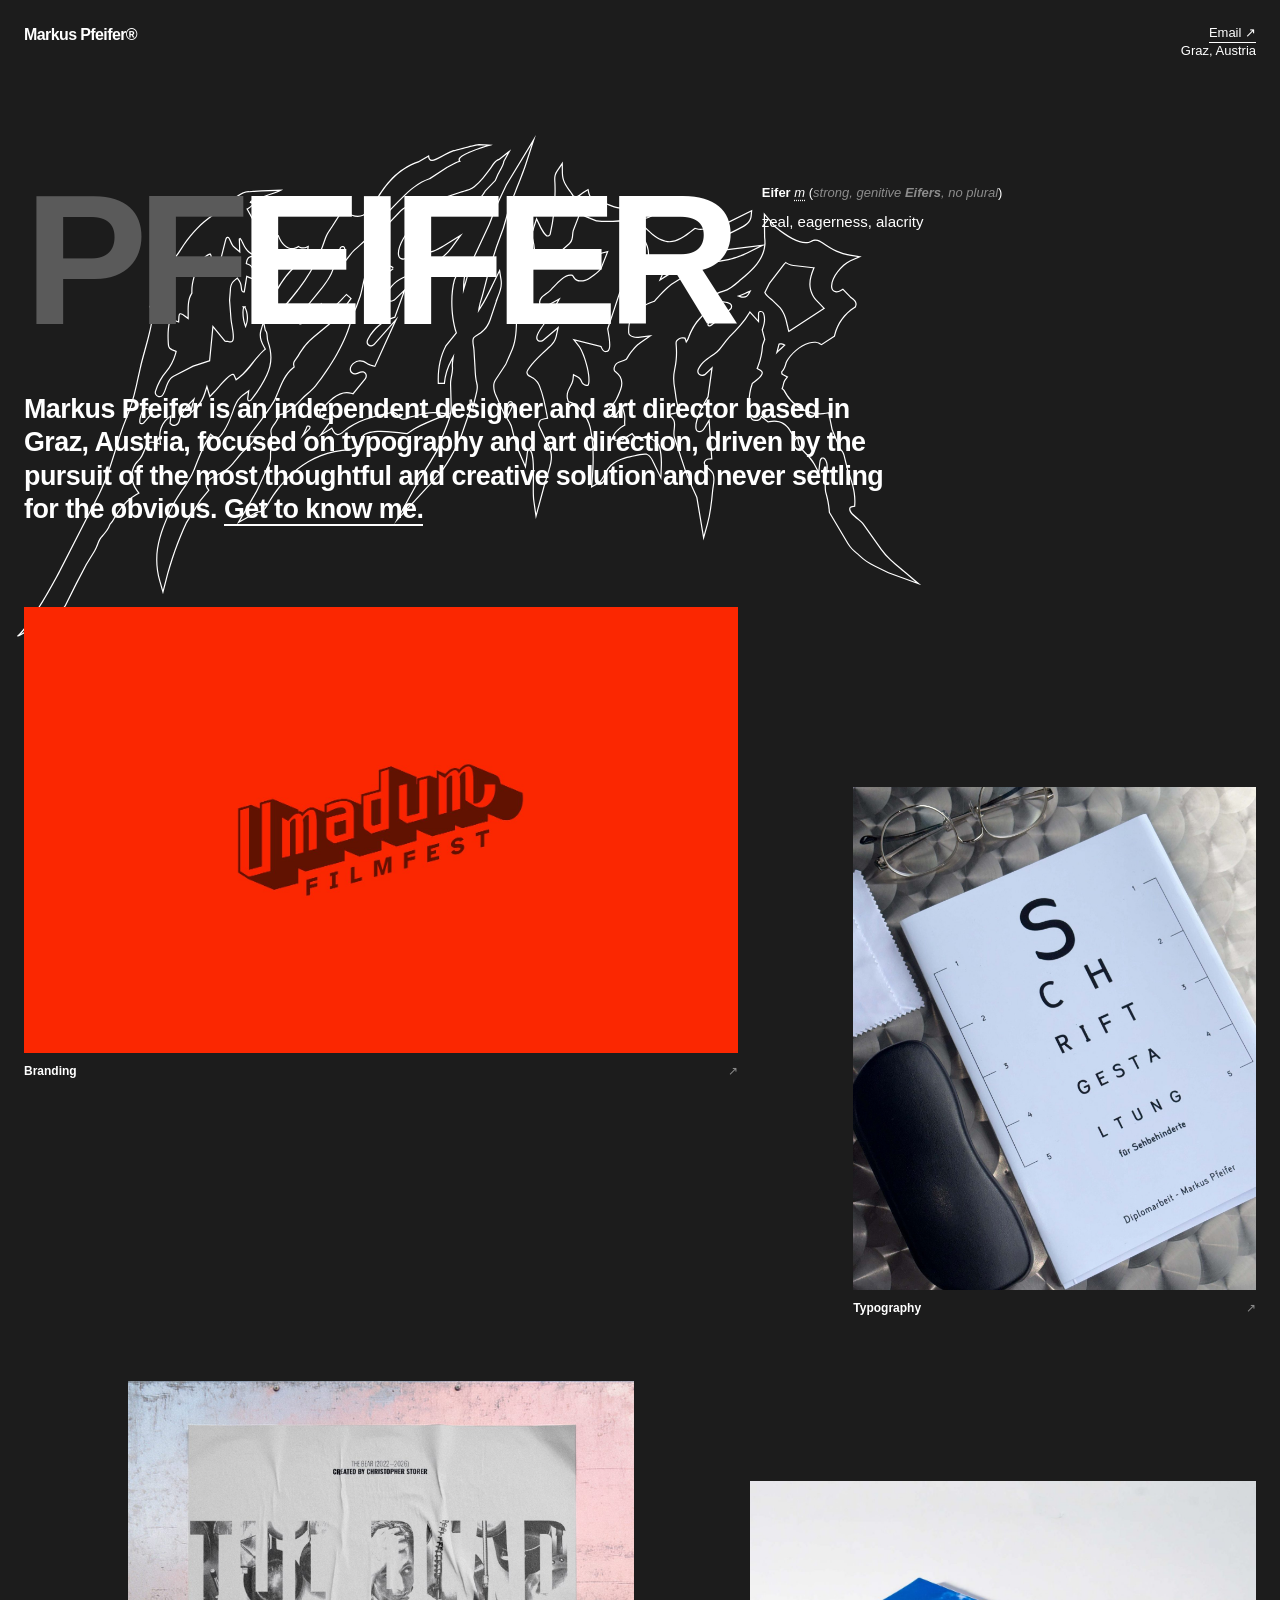
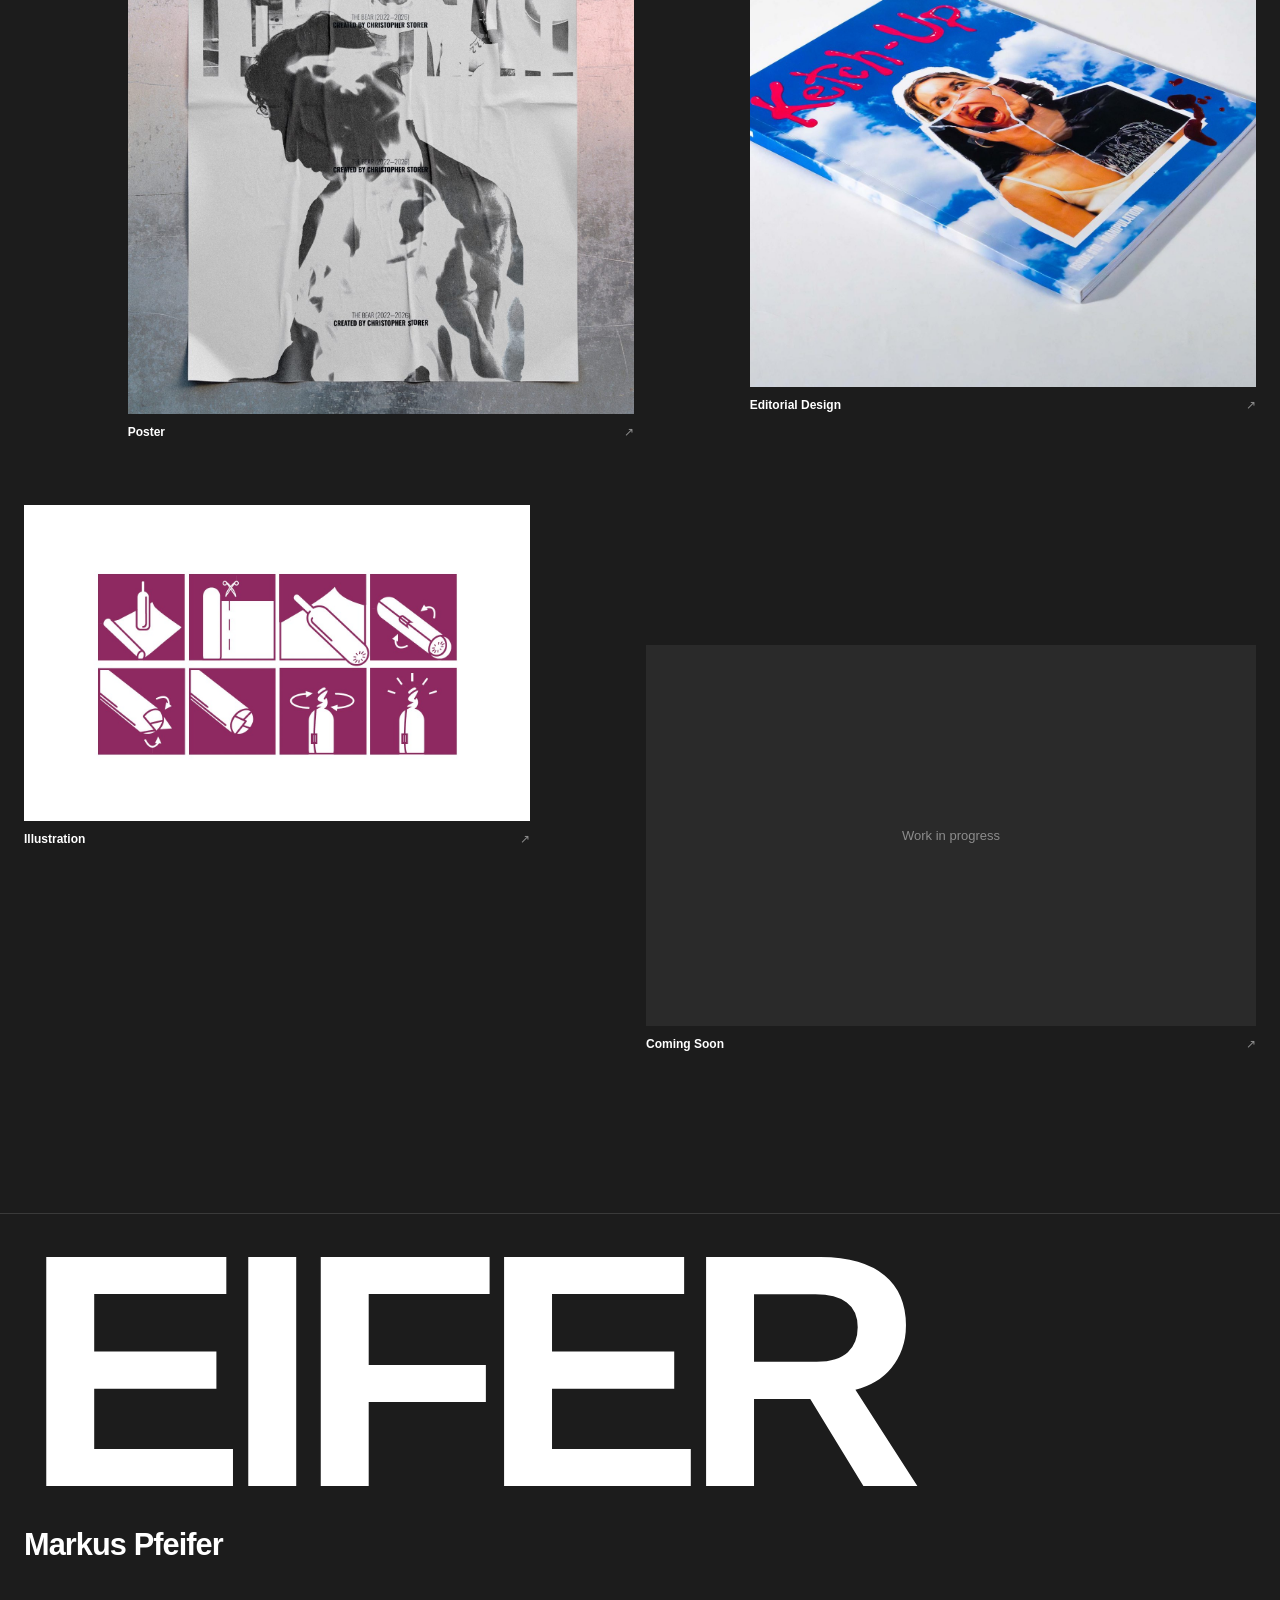
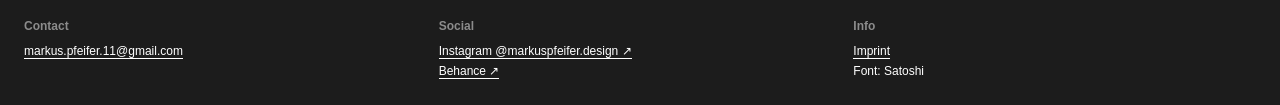
<file: index.html>
<!DOCTYPE html>
<html lang="en">
<head>
  <meta charset="UTF-8">
  <meta name="viewport" content="width=device-width, initial-scale=1.0">
  <title>EIFER — Markus Pfeifer, Designer & Art Director</title>
  <meta name="description" content="Markus Pfeifer is an independent designer and art director based in Graz, Austria, focused on typography and art direction.">
  <link rel="preconnect" href="https://api.fontshare.com">
  <link rel="stylesheet" href="https://api.fontshare.com/v2/css?f[]=satoshi@400,500,700,900&display=swap">
  <link rel="stylesheet" href="style.css">
</head>
<body>

  <header>
    <a href="index.html" class="name">Markus Pfeifer®</a>
    <div class="contact">
      <a href="mailto:markus.pfeifer.11@gmail.com">Email ↗</a><br>
      Graz, Austria
    </div>
  </header>

  <section class="intro">
    <img class="hero-logo" src="metallogo.svg?v=3" alt="" aria-hidden="true">
    <div class="hero">
      <h1><span class="dim">PF</span>EIFER</h1>

      <div class="definition">
        <p>
          <strong>Eifer</strong> <abbr title="masculine"><em>m</em></abbr>
          (<em>strong, genitive <strong>Eifers</strong>, no plural</em>)
        </p>
        <p class="meaning">zeal, eagerness, alacrity</p>
      </div>
    </div>

    <p class="lead">
      Markus Pfeifer is an independent designer and art director based in Graz, Austria,
      focused on typography and art direction, driven by the pursuit of the most thoughtful
      and creative solution and never settling for the obvious.
      <a href="about.html">Get to know me.</a>
    </p>
  </section>

  <main class="portfolio">

    <article class="project landscape">
      <a href="branding.html" aria-label="View Branding">
        <div class="project-image">
          <img src="images/branding/umadum-01.jpg" alt="Branding – Umadum Filmfest" loading="lazy">
          <img class="alt" src="images/branding/umadum-09.jpg" alt="" loading="lazy">
        </div>
        <div class="project-info">
          <span class="project-title">Branding</span>
          <span class="project-arrow">↗</span>
        </div>
      </a>
    </article>

    <article class="project">
      <a href="typography.html" aria-label="View Typography">
        <div class="project-image">
          <img src="images/typography/type-01.jpg" alt="Typography – Typedesign for visually impaired" loading="lazy">
          <img class="alt" src="images/typography/font-01.jpg" alt="" loading="lazy">
        </div>
        <div class="project-info">
          <span class="project-title">Typography</span>
          <span class="project-arrow">↗</span>
        </div>
      </a>
    </article>

    <article class="project">
      <a href="poster.html" aria-label="View Poster">
        <div class="project-image">
          <img src="images/poster/bear.jpg" alt="Poster" loading="lazy">
          <img class="alt" src="images/poster/cyb-1.jpg" alt="" loading="lazy">
        </div>
        <div class="project-info">
          <span class="project-title">Poster</span>
          <span class="project-arrow">↗</span>
        </div>
      </a>
    </article>

    <article class="project square">
      <a href="editorial-design.html" aria-label="View Editorial Design">
        <div class="project-image">
          <img src="images/editorial-design/ketchup-cover.jpg" alt="Editorial Design – Ketch-Up magazine" loading="lazy">
          <img class="alt" src="images/editorial-design/riversurf.jpg" alt="" loading="lazy">
        </div>
        <div class="project-info">
          <span class="project-title">Editorial Design</span>
          <span class="project-arrow">↗</span>
        </div>
      </a>
    </article>

    <article class="project landscape">
      <a href="illustration.html" aria-label="View Illustration">
        <div class="project-image">
          <img src="images/illustration/bottle-steps.jpg" alt="Illustration – How to Wrap a Bottle" loading="lazy">
          <img class="alt" src="images/illustration/bottle-tag.jpg" alt="" loading="lazy">
        </div>
        <div class="project-info">
          <span class="project-title">Illustration</span>
          <span class="project-arrow">↗</span>
        </div>
      </a>
    </article>

    <article class="project landscape">
      <a href="coming-soon.html" aria-label="View Coming Soon">
        <div class="project-image placeholder"><span>Work in progress</span></div>
        <div class="project-info">
          <span class="project-title">Coming Soon</span>
          <span class="project-arrow">↗</span>
        </div>
      </a>
    </article>

  </main>

  <footer>
    <div class="footer-big">EIFER</div>
    <p class="footer-person">Markus Pfeifer</p>

    <div class="footer-cols">
      <div>
        <h3>Contact</h3>
        <a href="mailto:markus.pfeifer.11@gmail.com">markus.pfeifer.11@gmail.com</a>
      </div>
      <div>
        <h3>Social</h3>
        <a href="https://www.instagram.com/markuspfeifer.design" target="_blank" rel="noopener">Instagram @markuspfeifer.design ↗</a><br>
        <a href="https://www.behance.net/markuspfeifer2" target="_blank" rel="noopener">Behance ↗</a>
      </div>
      <div>
        <h3>Info</h3>
        <a href="impressum.html">Imprint</a><br>
        Font: Satoshi
      </div>
    </div>
  </footer>

</body>
</html>
</file>
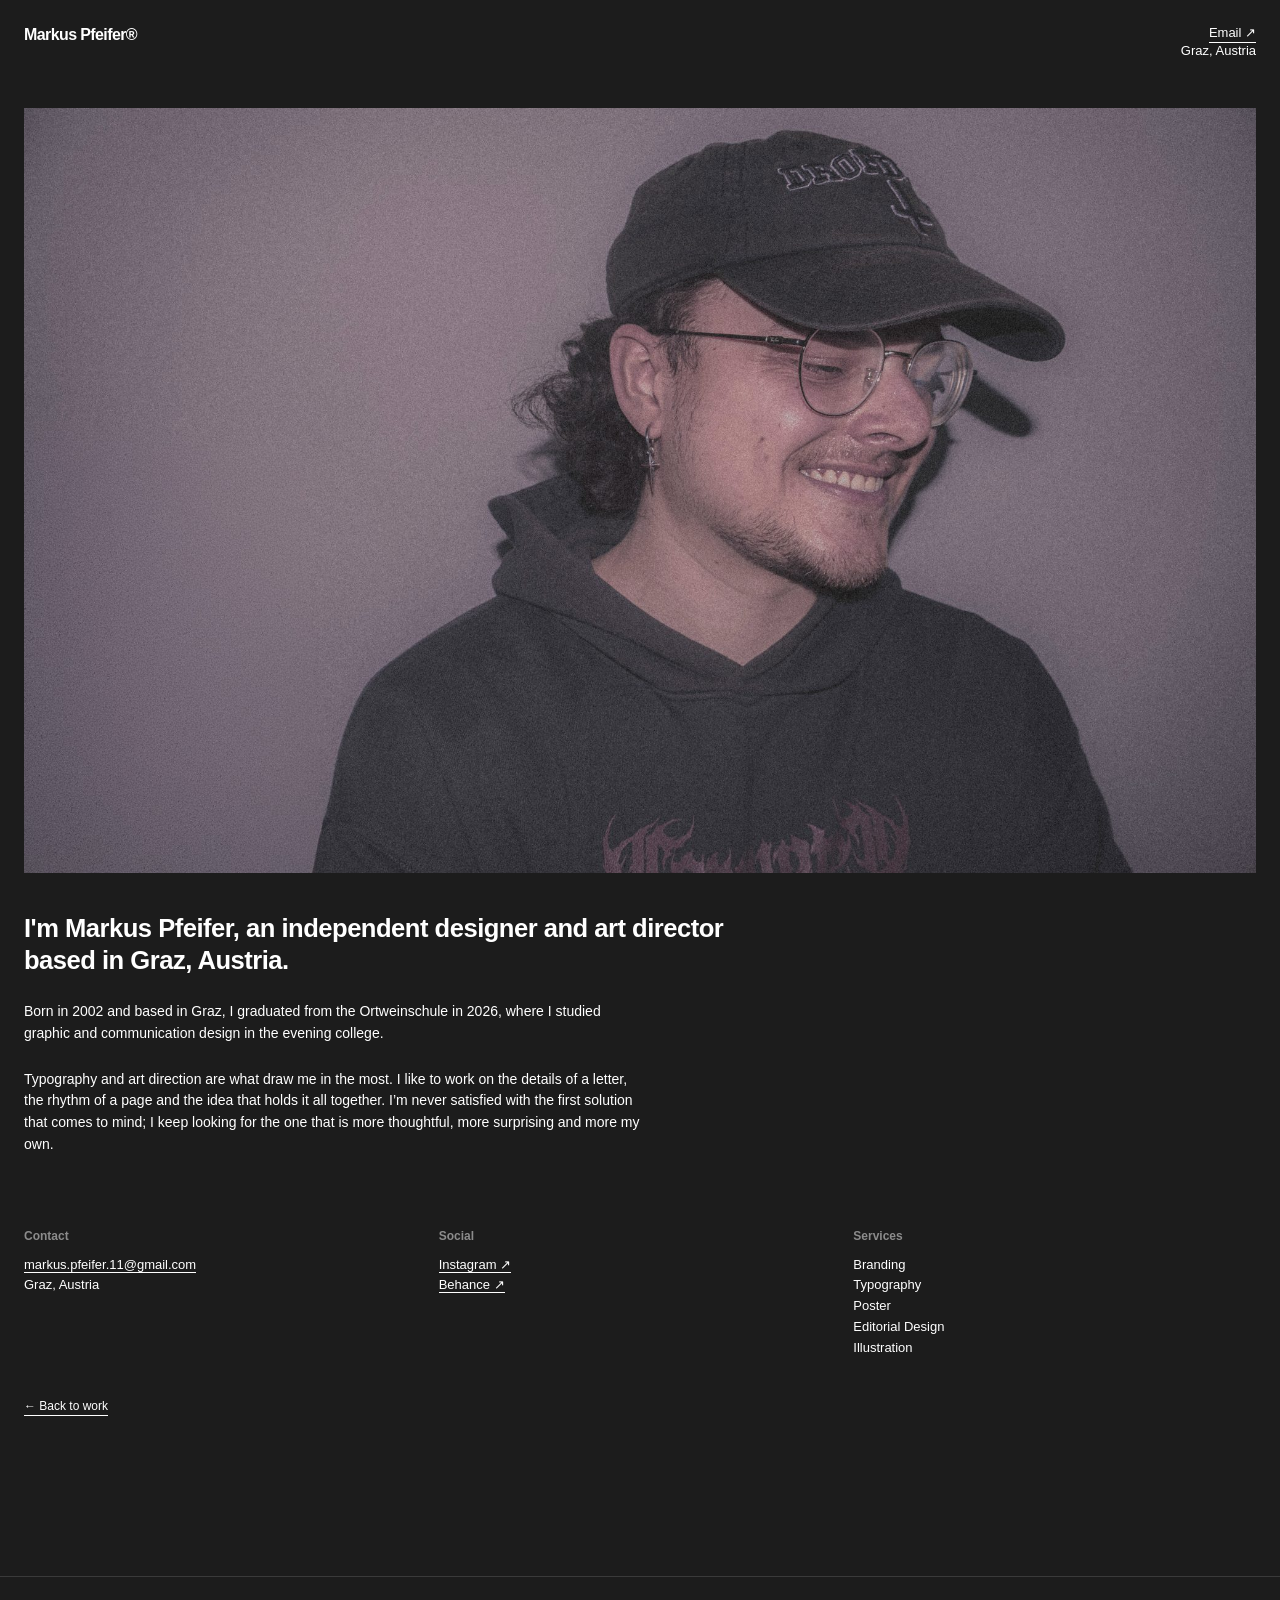
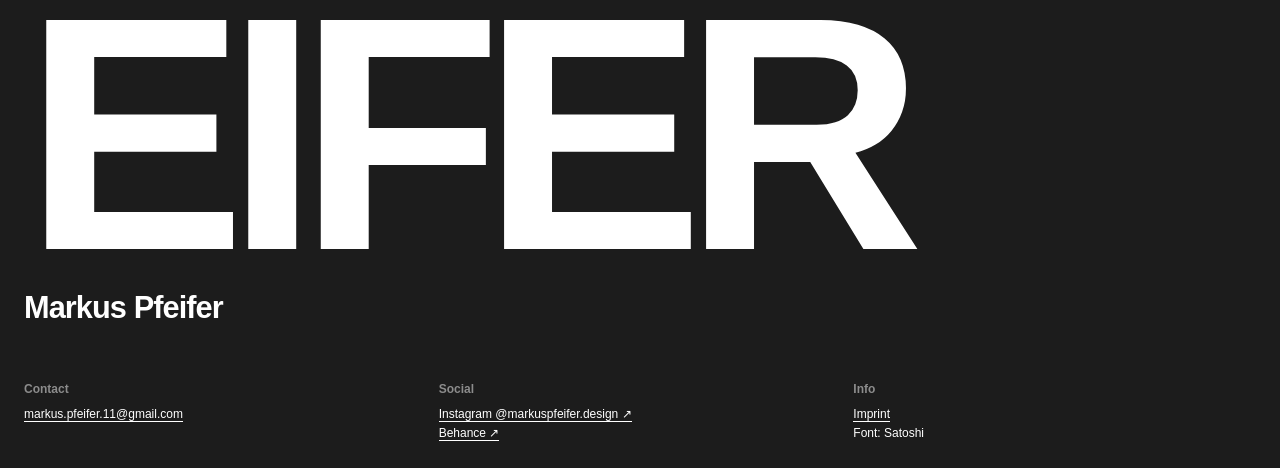
<file: about.html>
<!DOCTYPE html>
<html lang="en">
<head>
  <meta charset="UTF-8">
  <meta name="viewport" content="width=device-width, initial-scale=1.0">
  <title>About — Markus Pfeifer</title>
  <meta name="description" content="About Markus Pfeifer, independent designer and art director in Graz, Austria.">
  <link rel="preconnect" href="https://api.fontshare.com">
  <link rel="stylesheet" href="https://api.fontshare.com/v2/css?f[]=satoshi@400,500,700,900&display=swap">
  <link rel="stylesheet" href="style.css">
</head>
<body>

  <header>
    <a href="index.html" class="name">Markus Pfeifer®</a>
    <div class="contact">
      <a href="mailto:markus.pfeifer.11@gmail.com">Email ↗</a><br>
      Graz, Austria
    </div>
  </header>

  <section class="page about">
    <img class="portrait" src="portrait.jpg" alt="Portrait of Markus Pfeifer" fetchpriority="high">

    <p class="lead">
      I'm Markus Pfeifer, an independent designer and art director based in Graz, Austria.
    </p>

    <p class="text">
      Born in 2002 and based in Graz, I graduated from the Ortweinschule in 2026, where I studied graphic and communication design in the evening college.
    </p>

    <p class="text">
      Typography and art direction are what draw me in the most. I like to work on the details of a letter, the rhythm of a page and the idea that holds it all together. I’m never satisfied with the first solution that comes to mind; I keep looking for the one that is more thoughtful, more surprising and more my own.
    </p>

    <div class="info-grid">
      <div class="col">
        <h2>Contact</h2>
        <a href="mailto:markus.pfeifer.11@gmail.com">markus.pfeifer.11@gmail.com</a><br>
        Graz, Austria
      </div>
      <div class="col">
        <h2>Social</h2>
        <a href="https://www.instagram.com/markuspfeifer.design" target="_blank" rel="noopener">Instagram ↗</a><br>
        <a href="https://www.behance.net/markuspfeifer2" target="_blank" rel="noopener">Behance ↗</a>
      </div>
      <div class="col">
        <h2>Services</h2>
        Branding<br>
        Typography<br>
        Poster<br>
        Editorial Design<br>
        Illustration
      </div>
    </div>

    <a class="back" href="index.html">← Back to work</a>
  </section>

  <footer>
    <div class="footer-big">EIFER</div>
    <p class="footer-person">Markus Pfeifer</p>

    <div class="footer-cols">
      <div>
        <h3>Contact</h3>
        <a href="mailto:markus.pfeifer.11@gmail.com">markus.pfeifer.11@gmail.com</a>
      </div>
      <div>
        <h3>Social</h3>
        <a href="https://www.instagram.com/markuspfeifer.design" target="_blank" rel="noopener">Instagram @markuspfeifer.design ↗</a><br>
        <a href="https://www.behance.net/markuspfeifer2" target="_blank" rel="noopener">Behance ↗</a>
      </div>
      <div>
        <h3>Info</h3>
        <a href="impressum.html">Imprint</a><br>
        Font: Satoshi
      </div>
    </div>
  </footer>

</body>
</html>
</file>
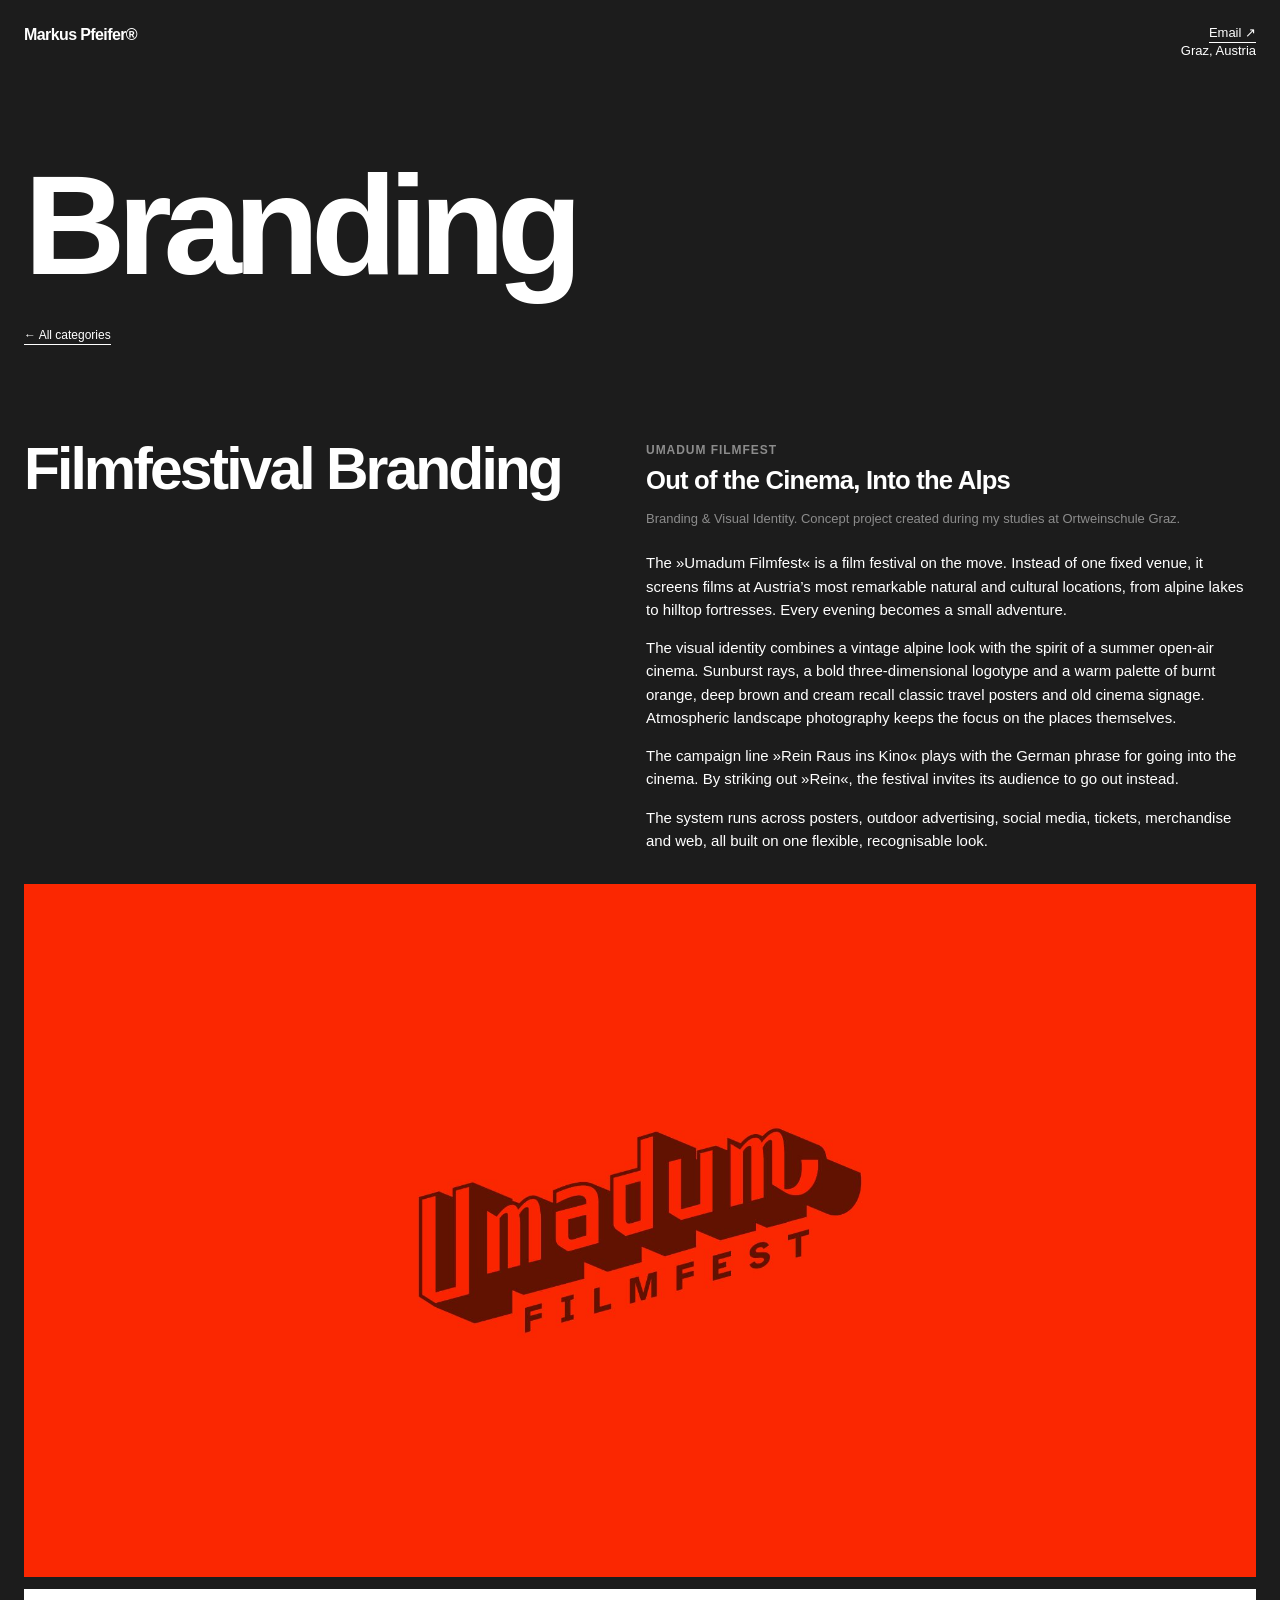
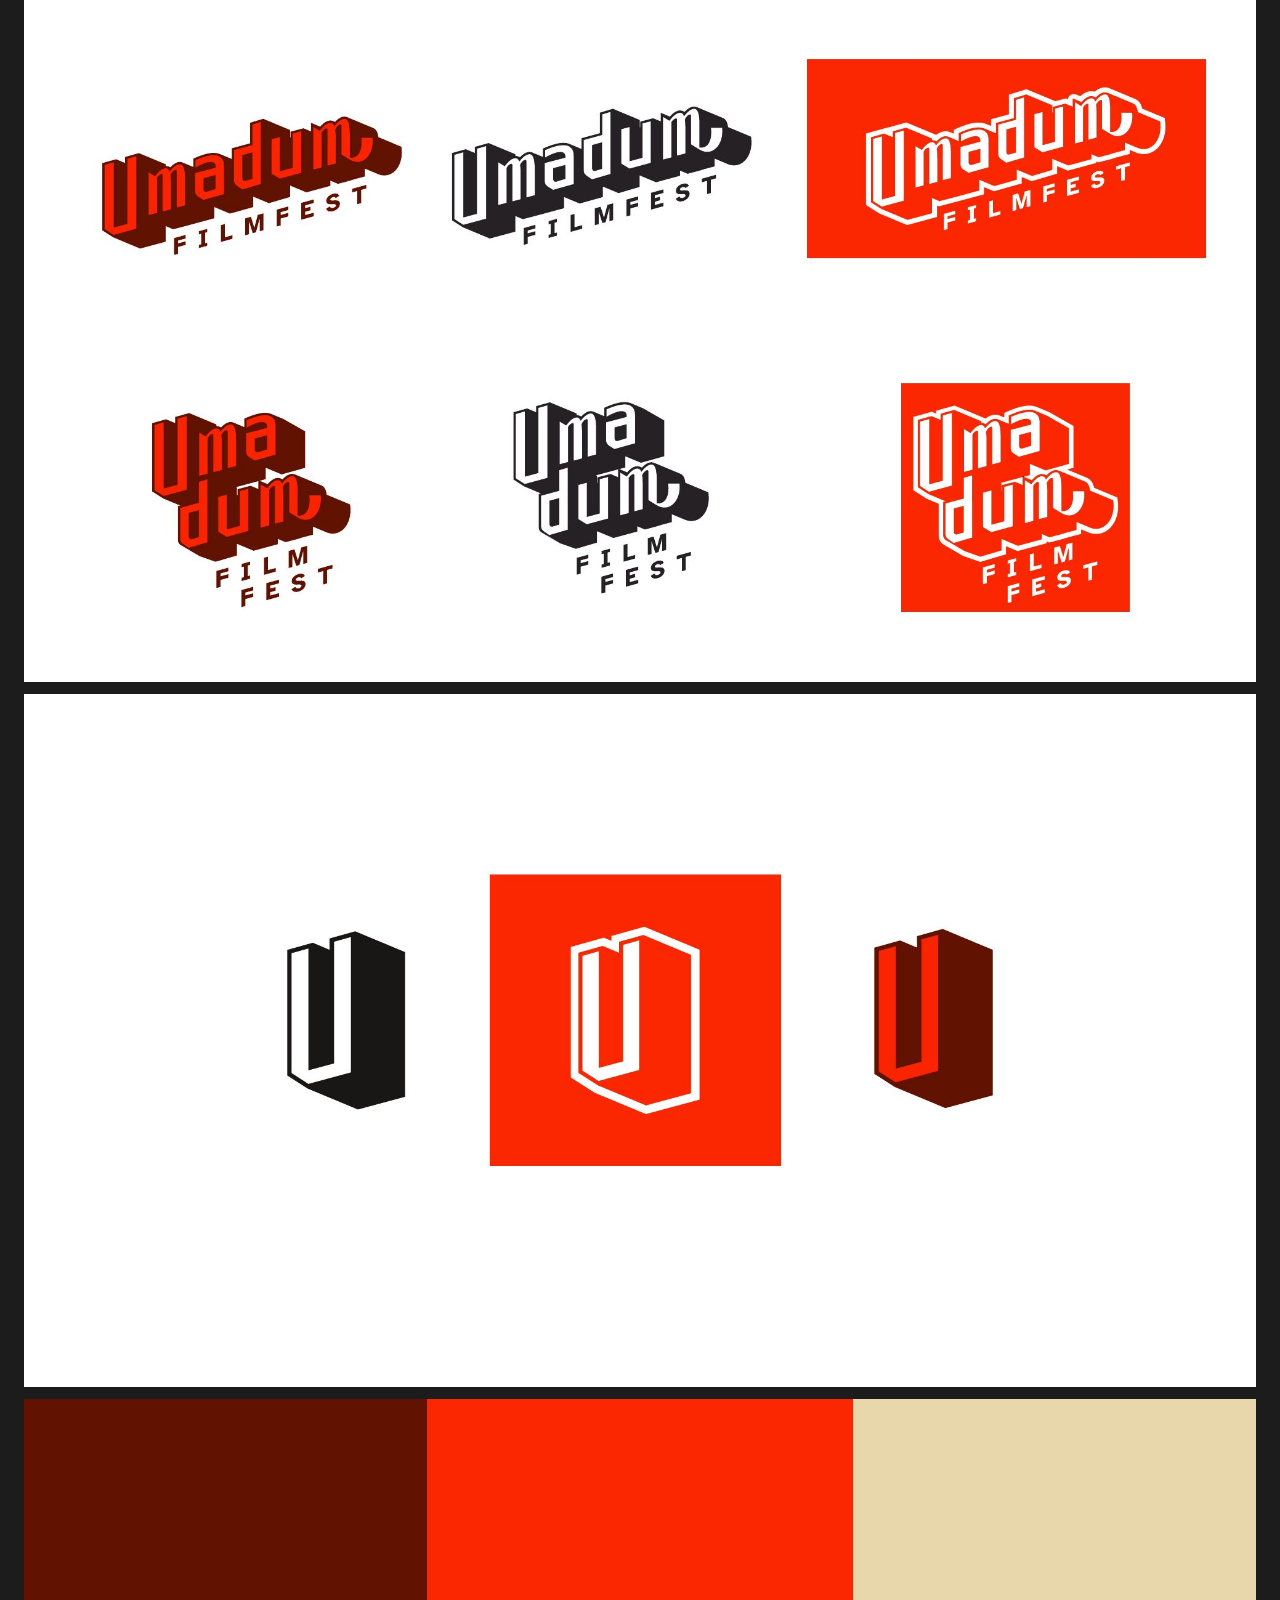
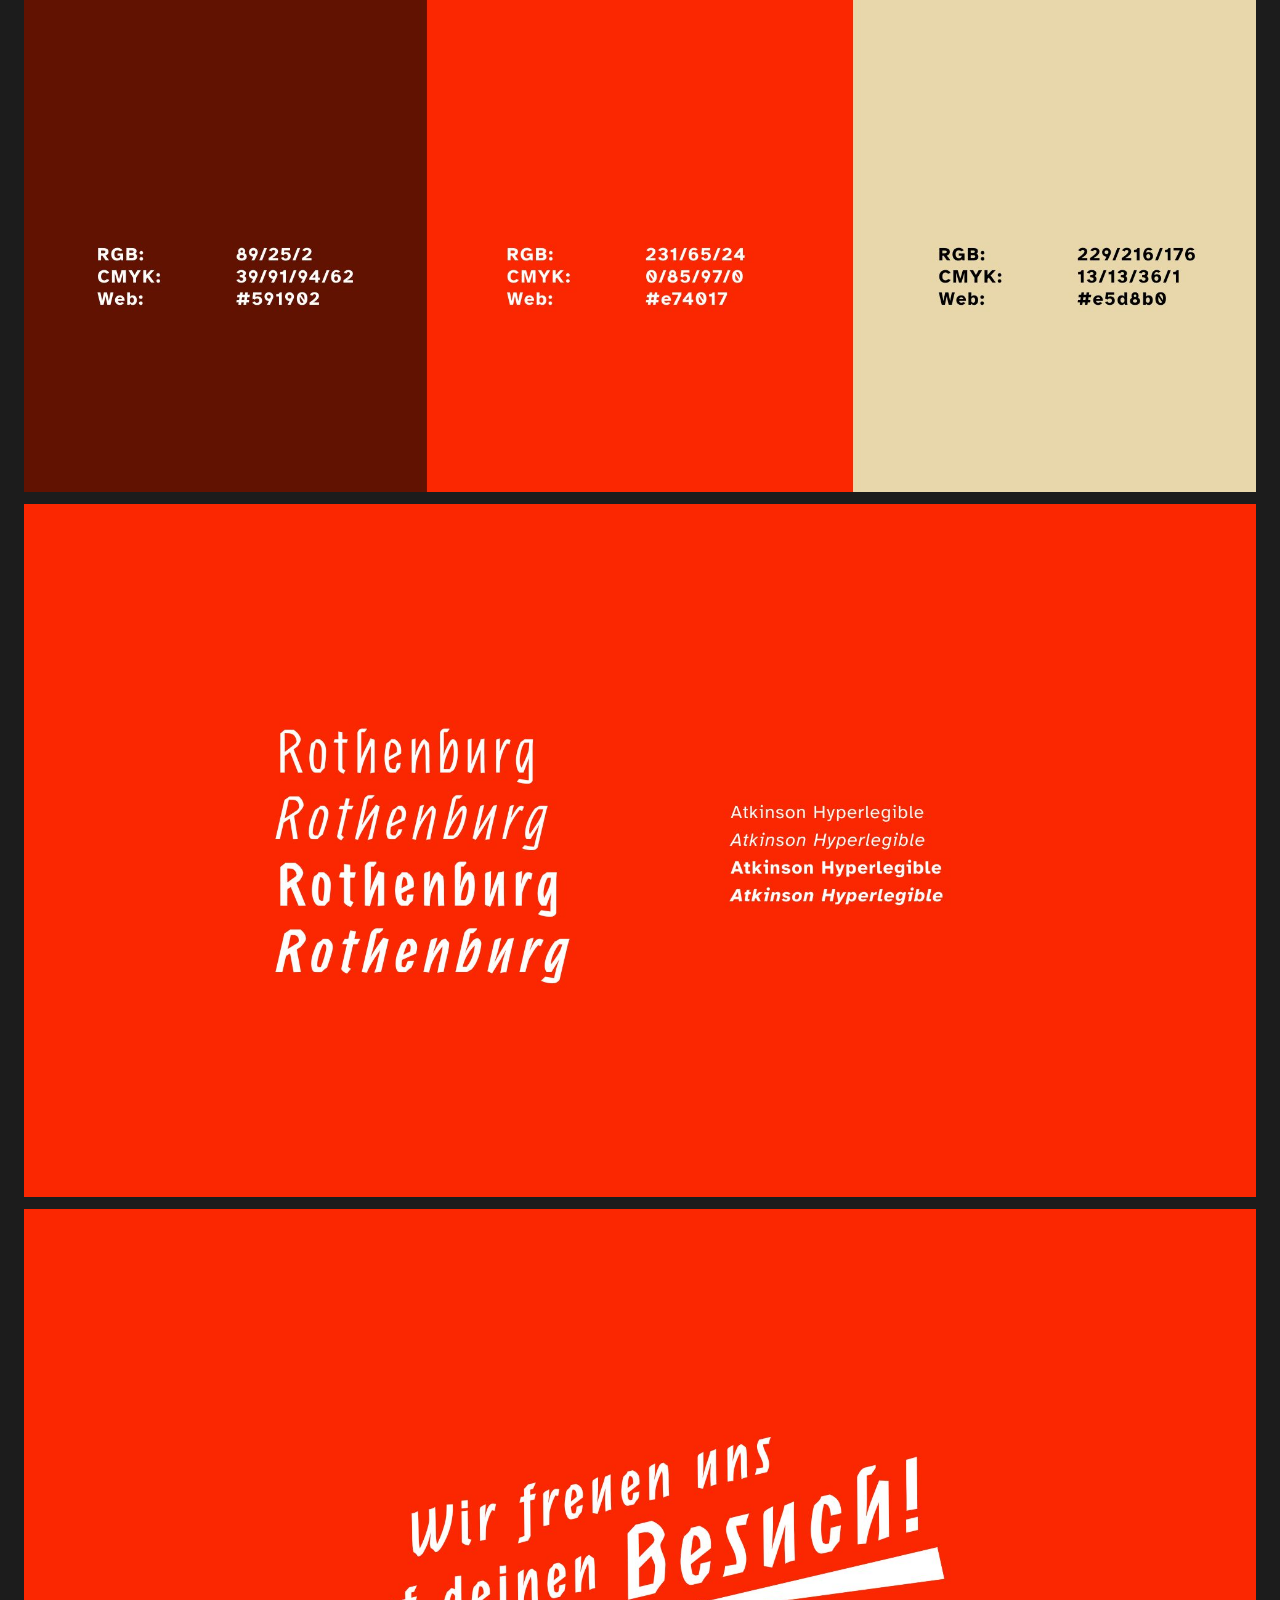
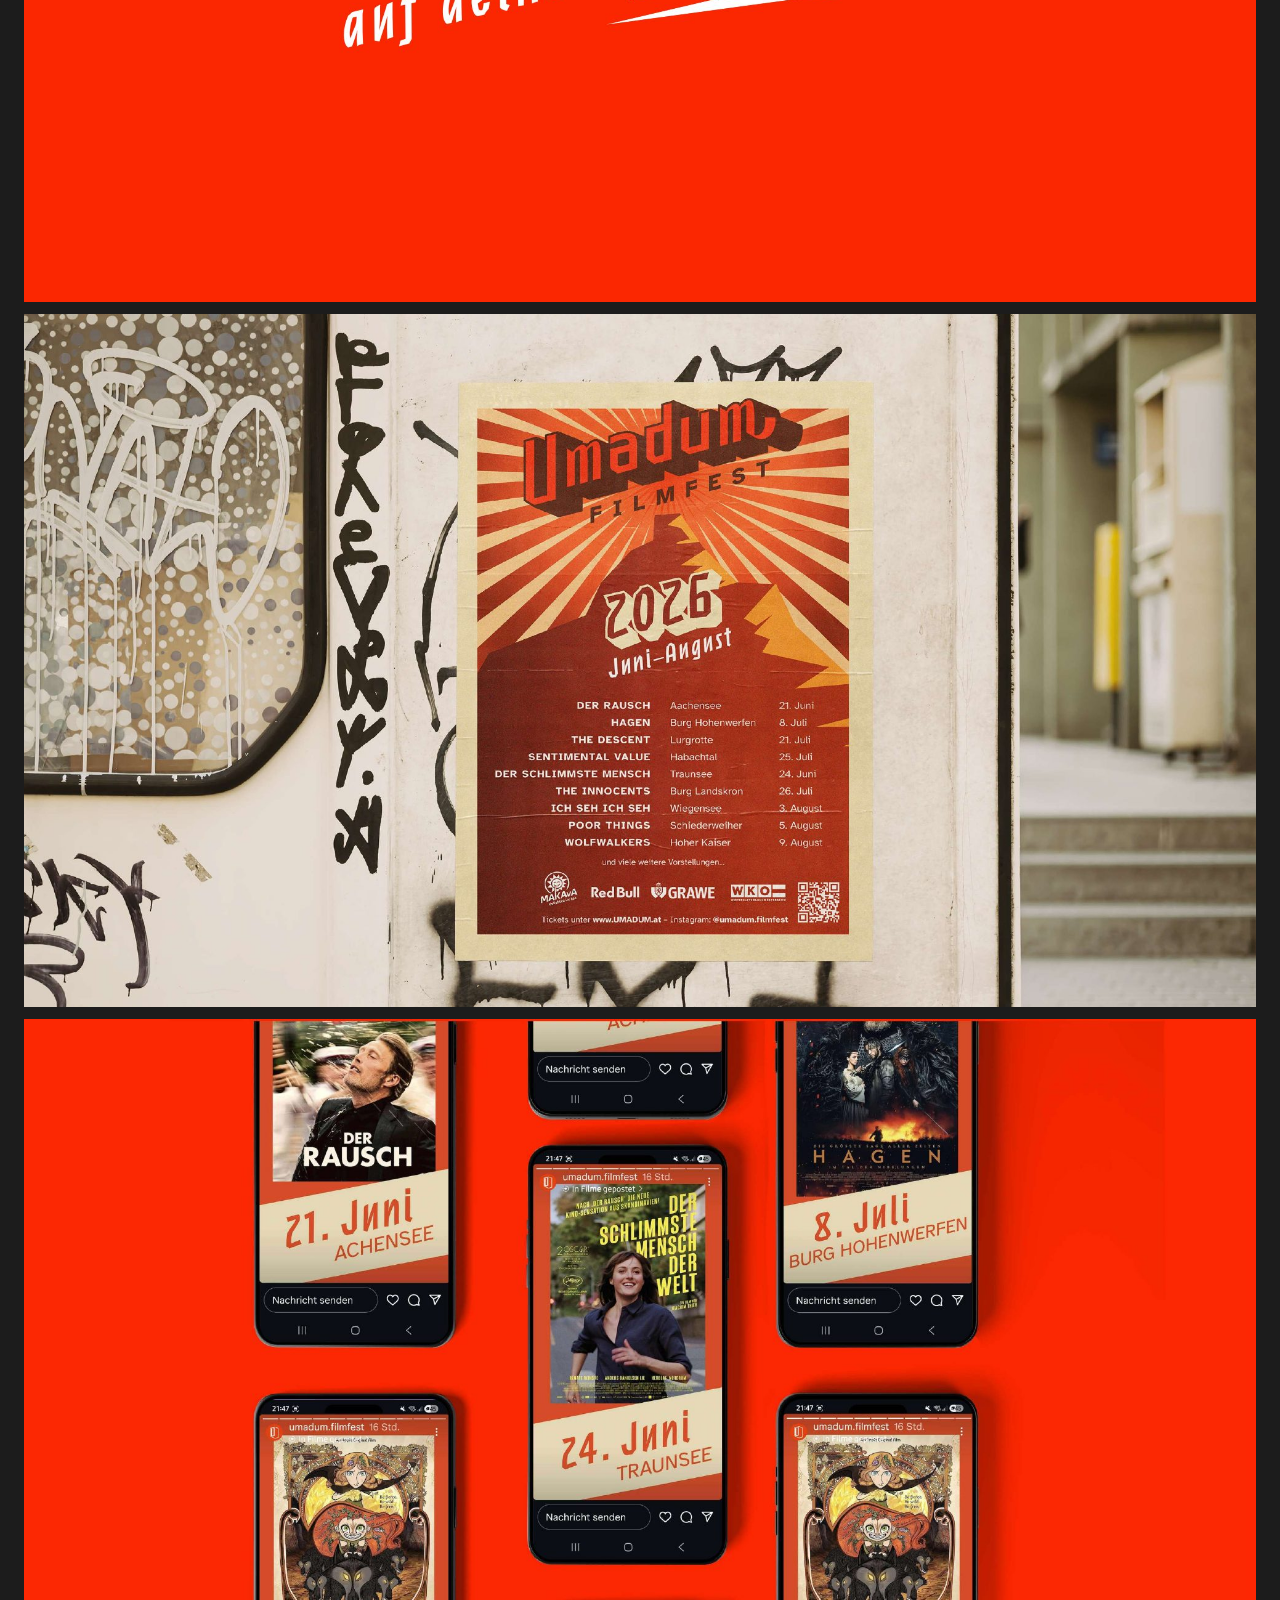
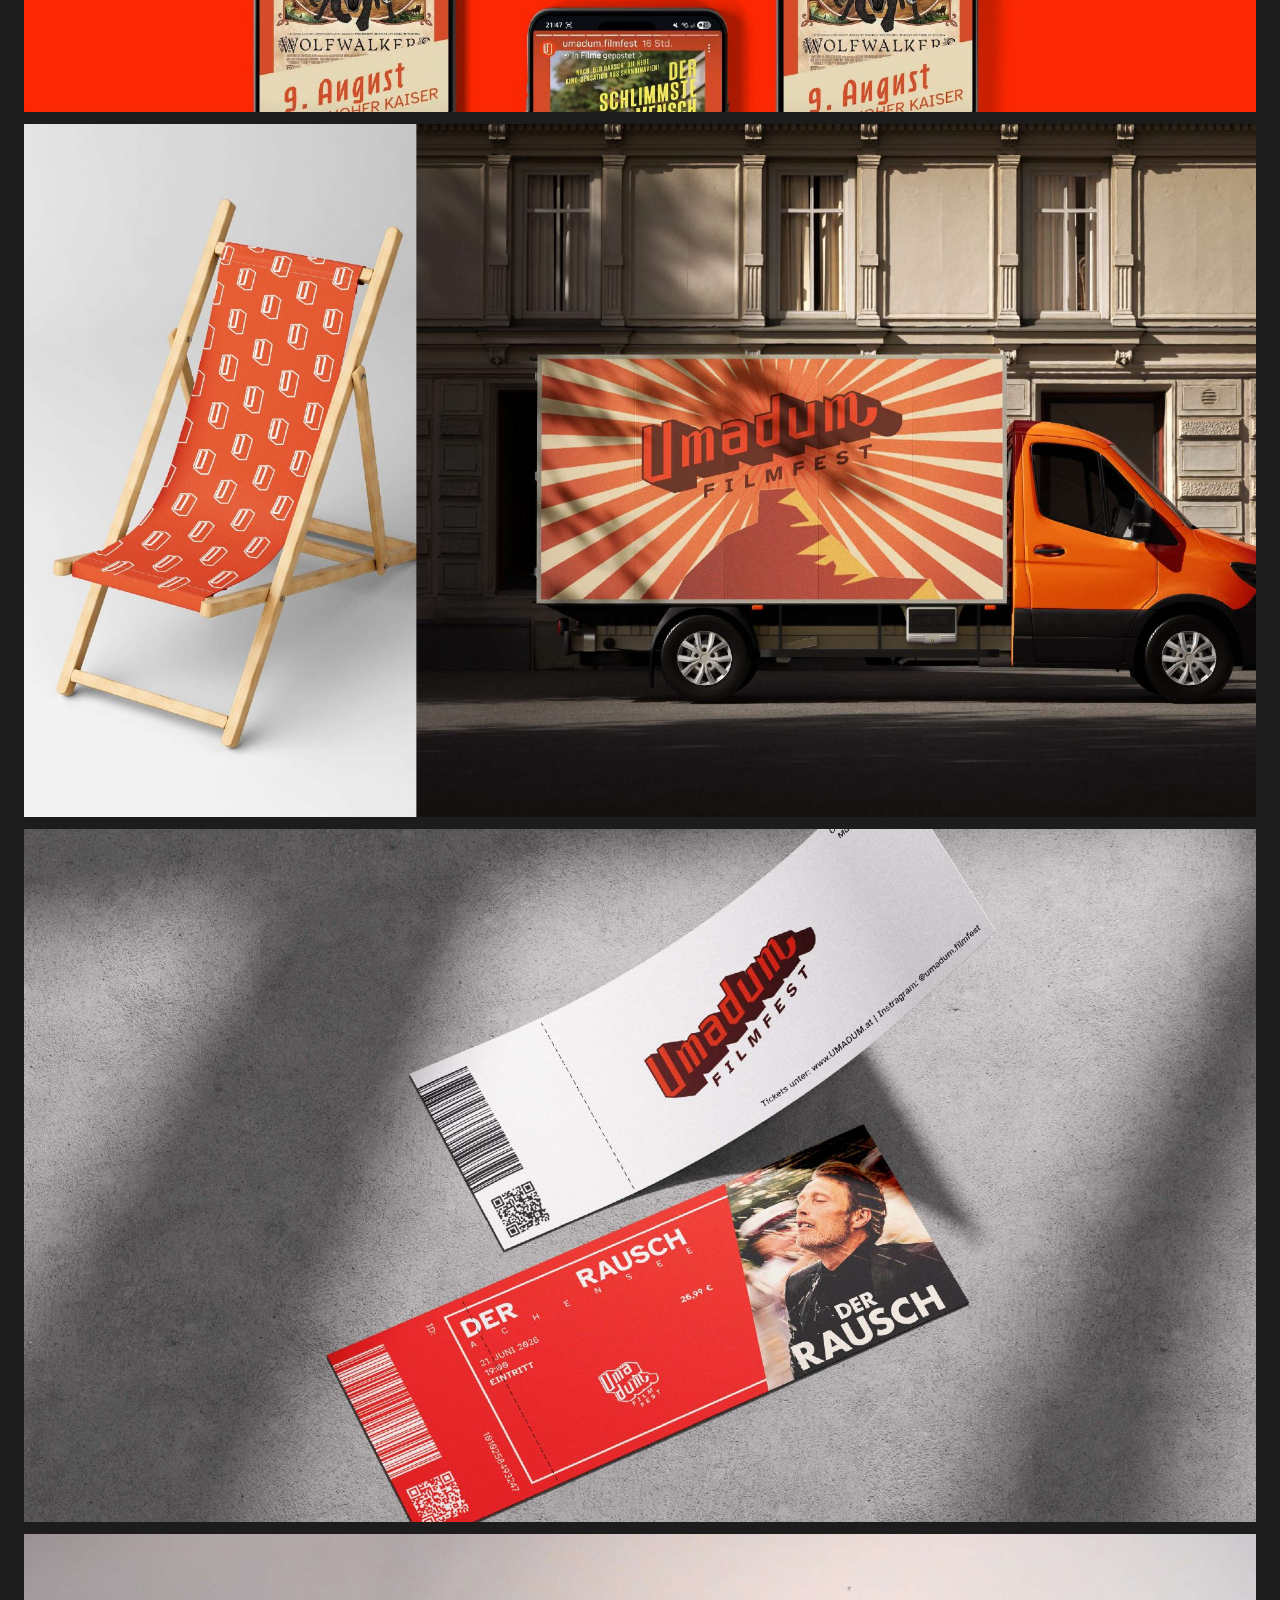
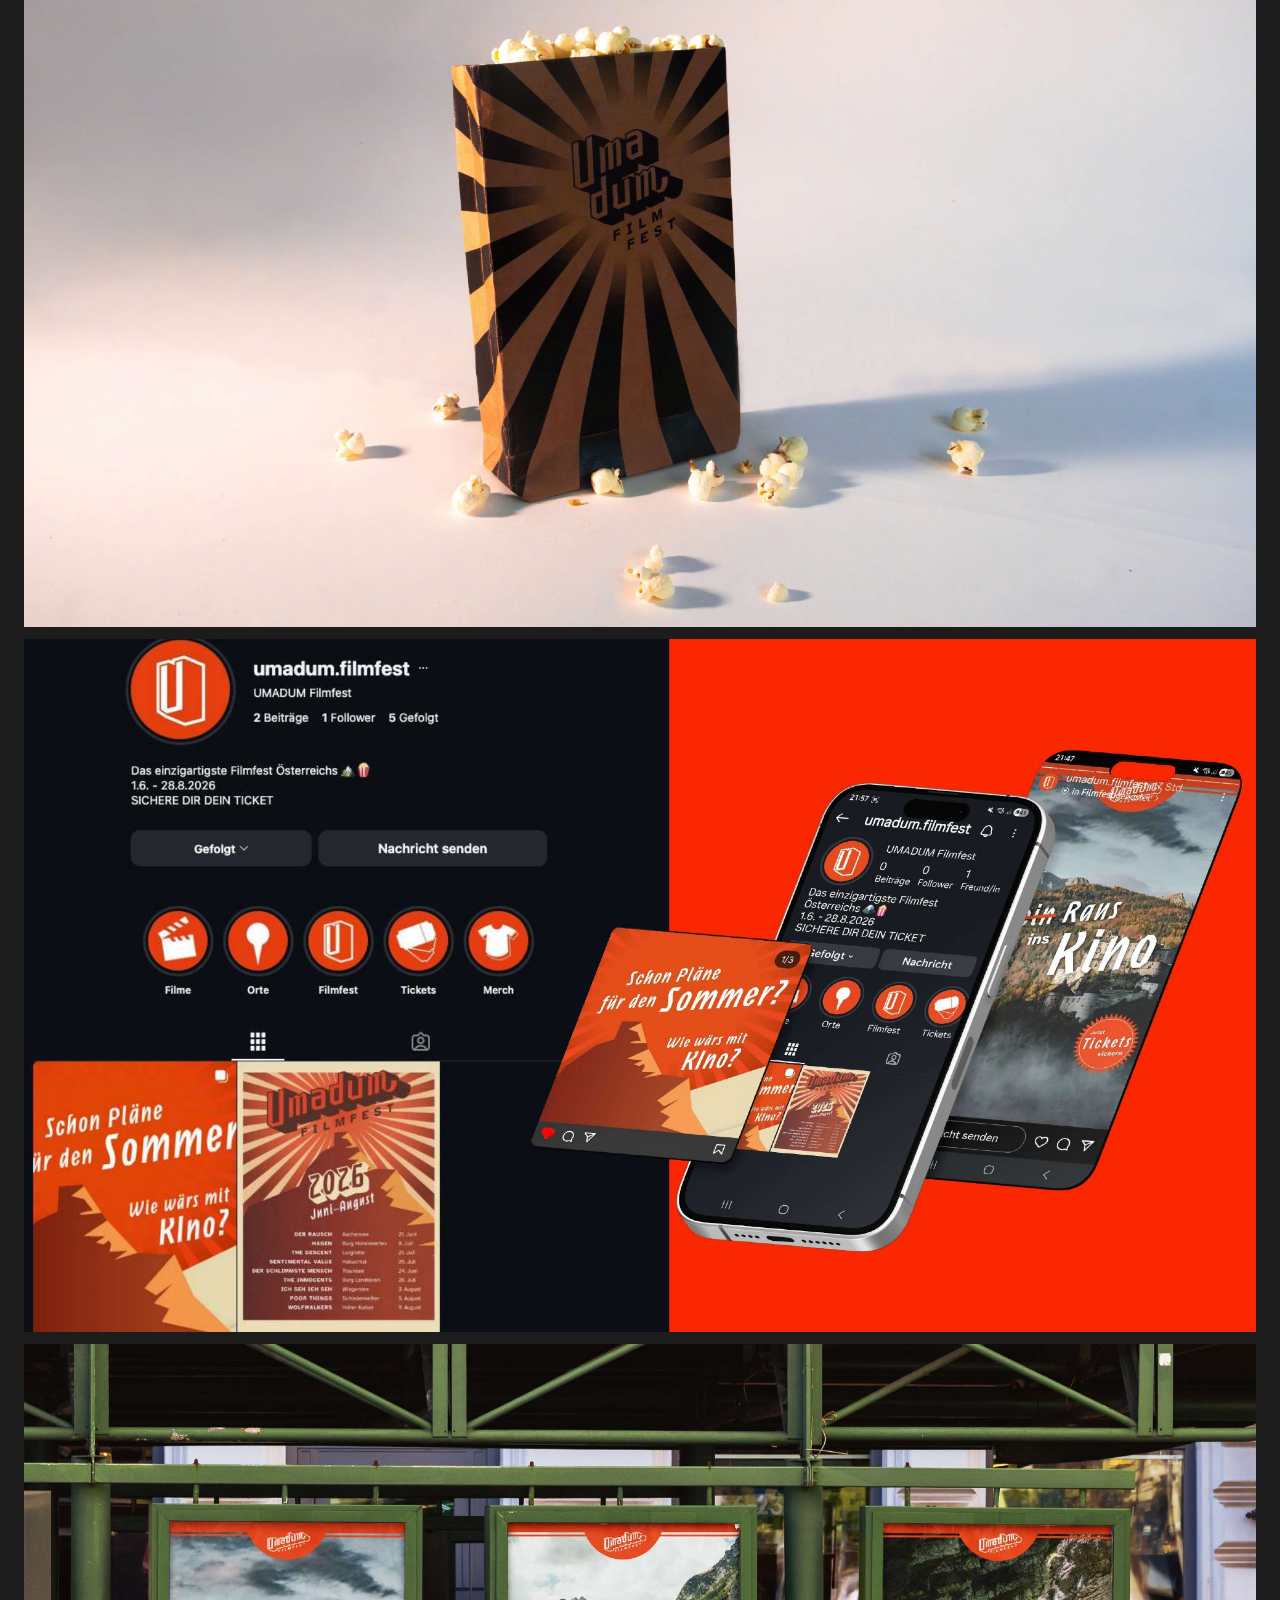
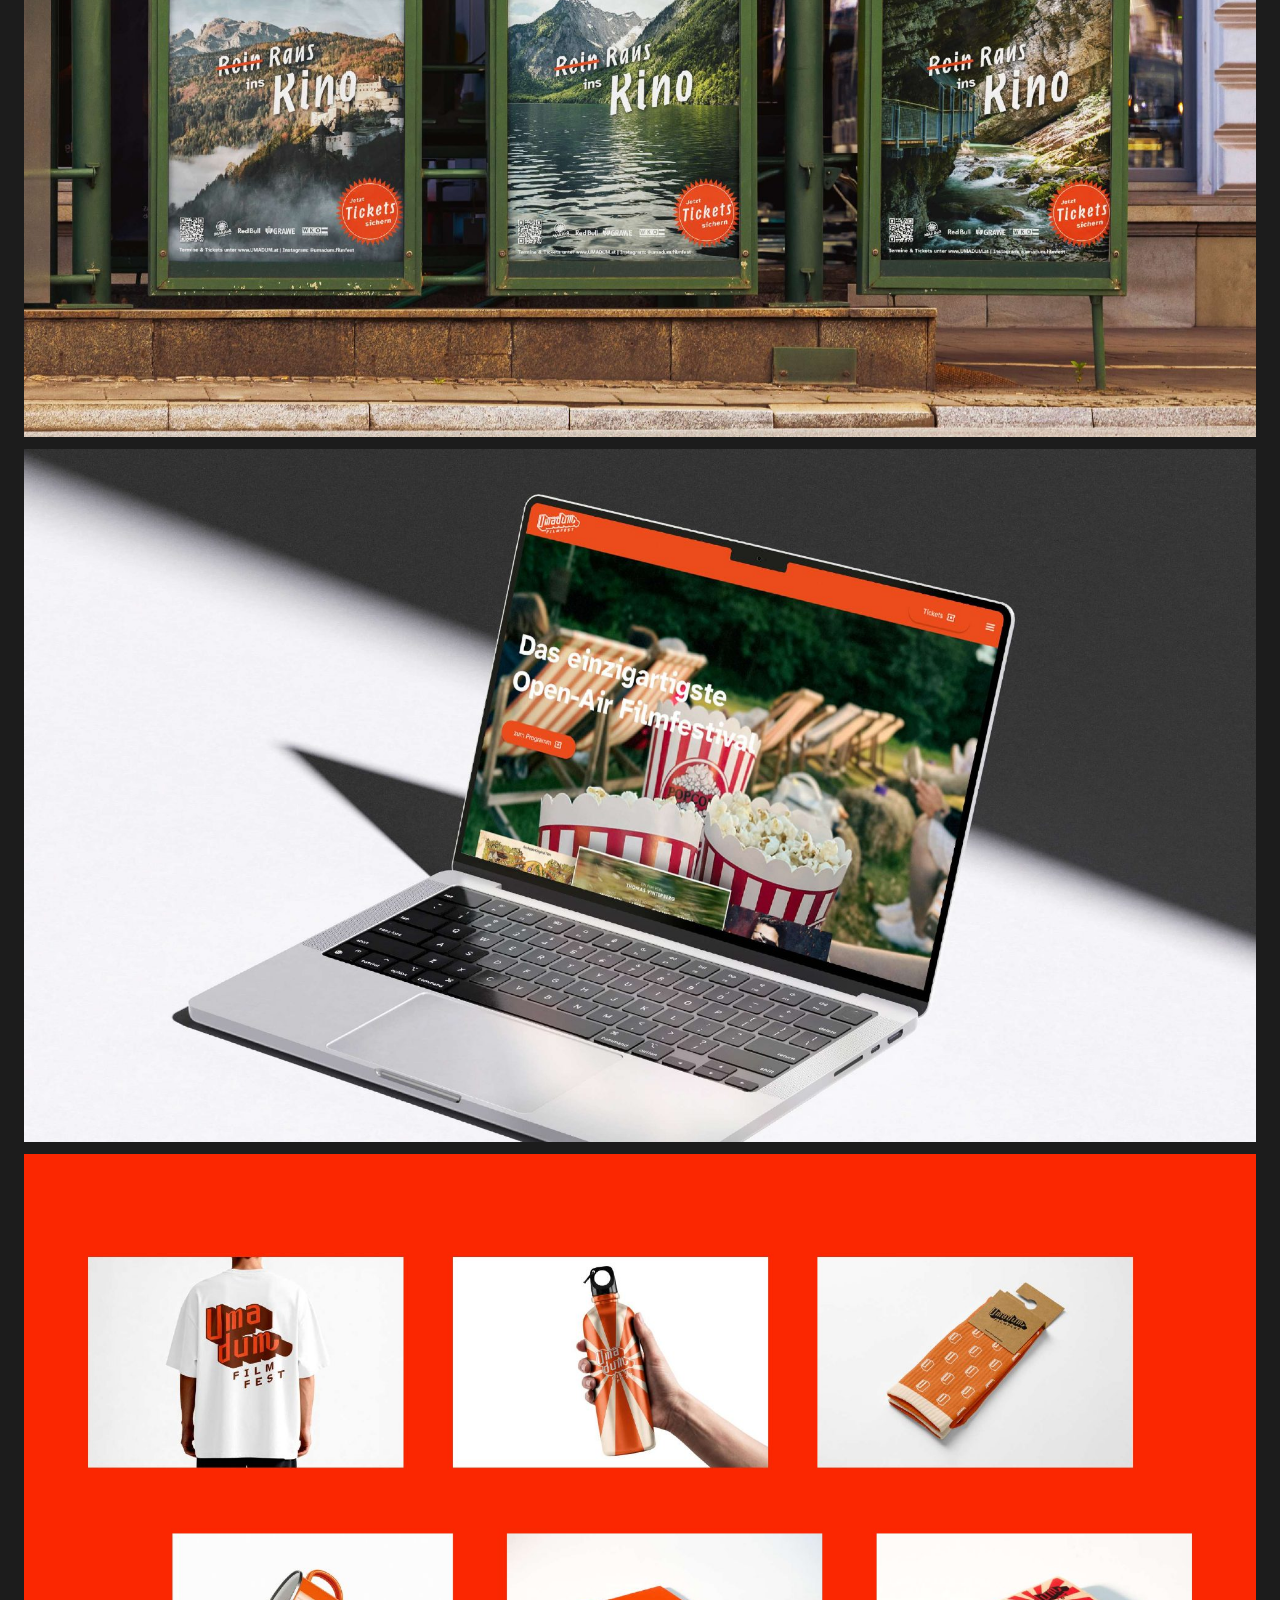
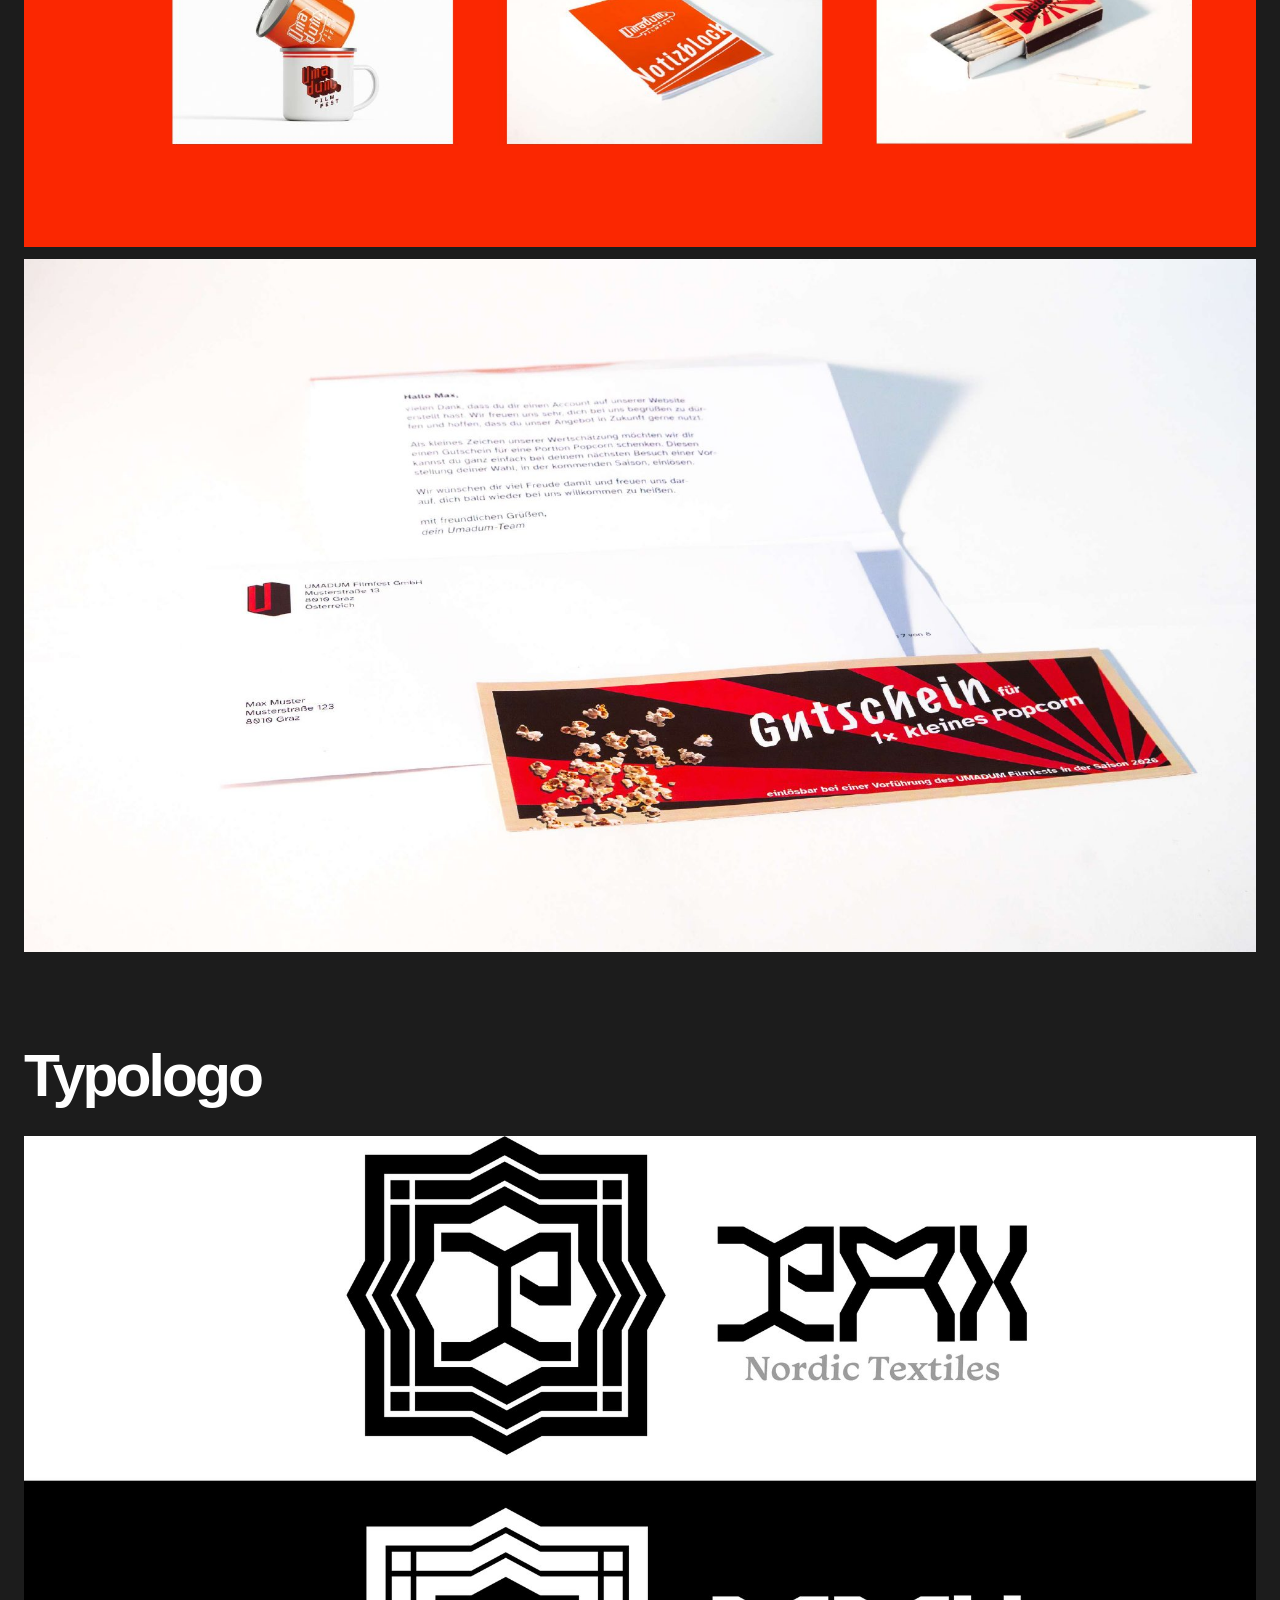
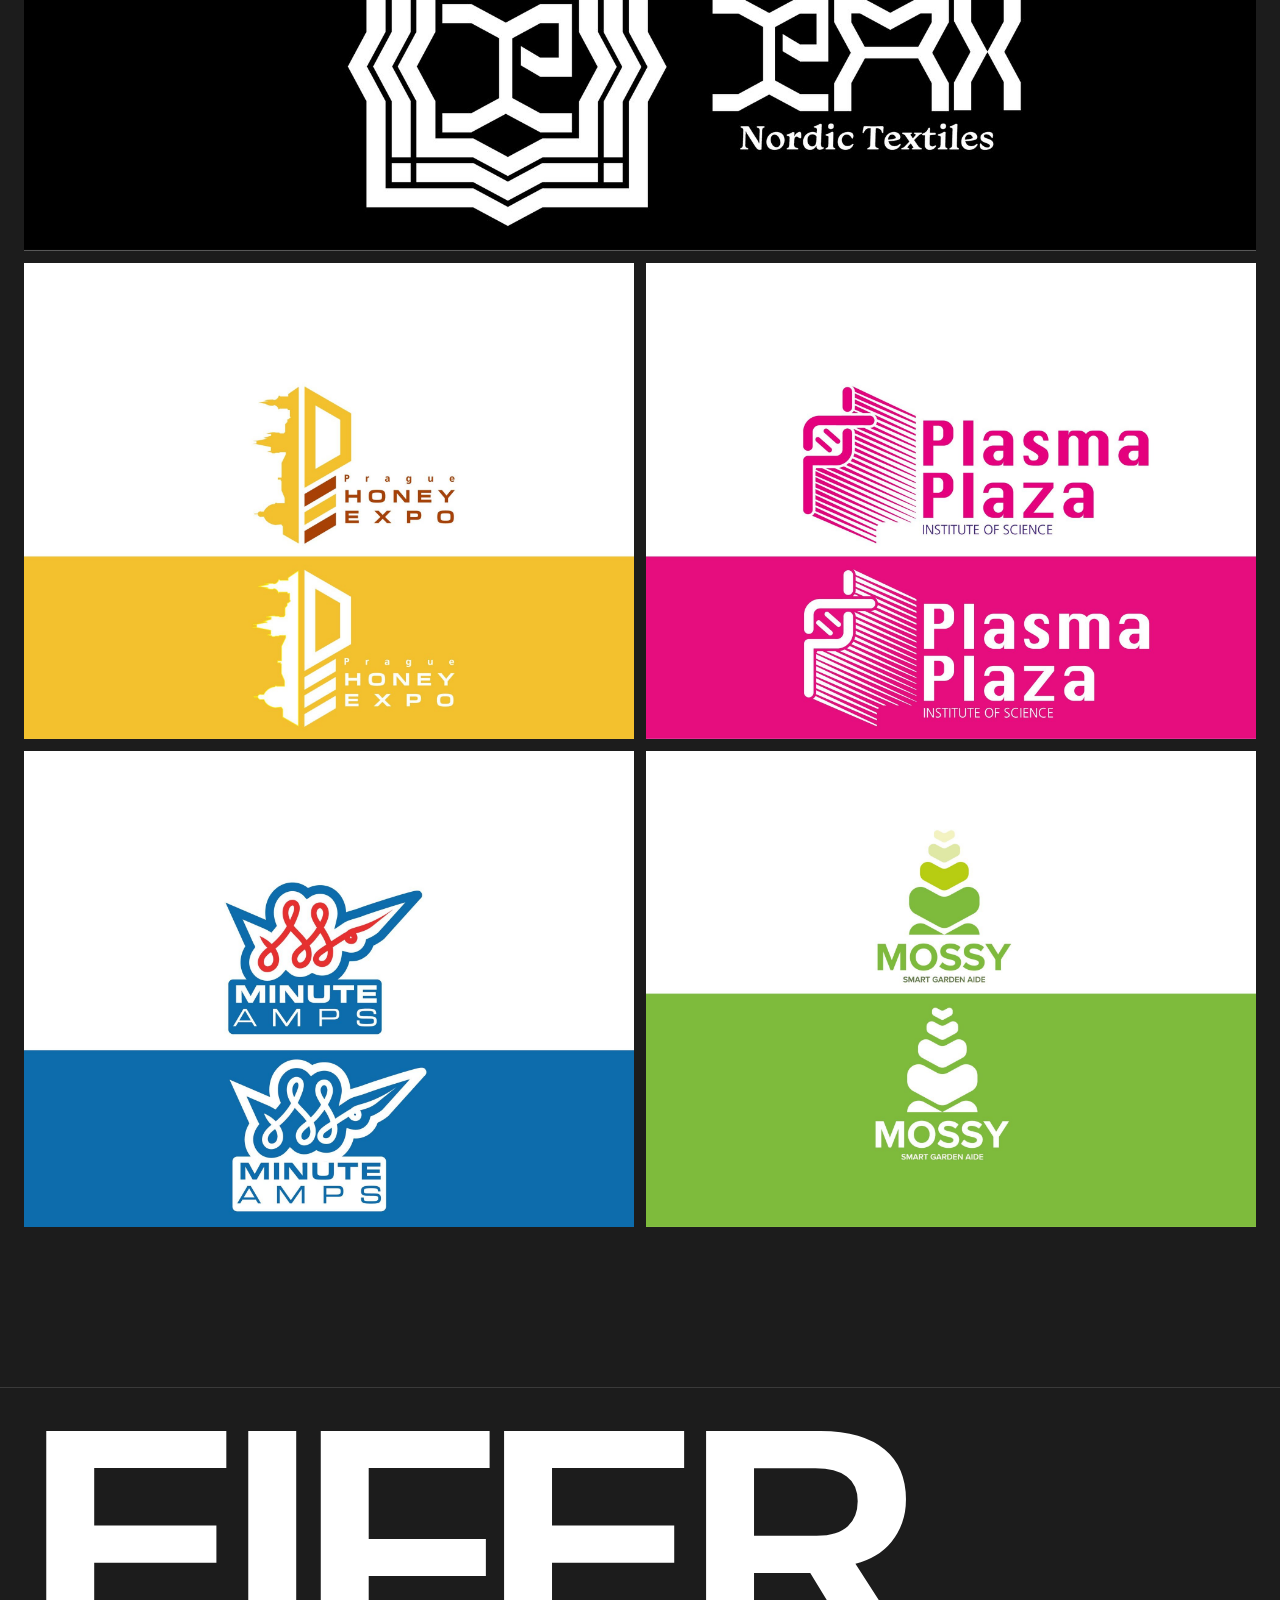
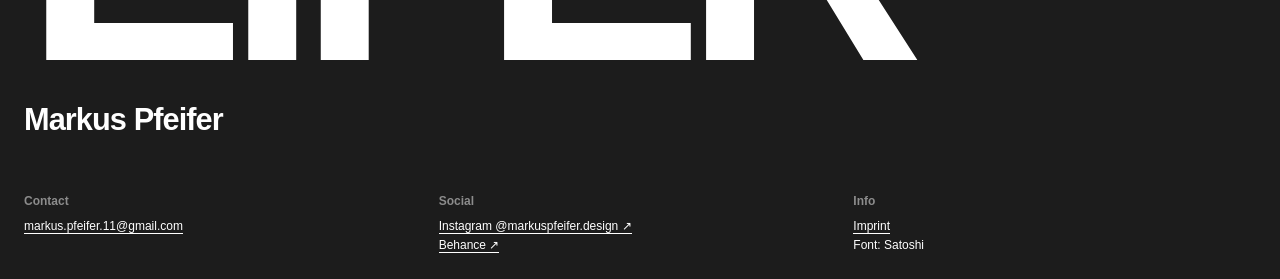
<file: branding.html>
<!DOCTYPE html>
<html lang="en">
<head>
  <meta charset="UTF-8">
  <meta name="viewport" content="width=device-width, initial-scale=1.0">
  <title>Branding — Markus Pfeifer</title>
  <meta name="description" content="Branding projects by Markus Pfeifer: Umadum Filmfest and Typologo.">
  <link rel="preconnect" href="https://api.fontshare.com">
  <link rel="stylesheet" href="https://api.fontshare.com/v2/css?f[]=satoshi@400,500,700,900&display=swap">
  <link rel="stylesheet" href="style.css">
</head>
<body>

  <header>
    <a href="index.html" class="name">Markus Pfeifer®</a>
    <div class="contact">
      <a href="mailto:markus.pfeifer.11@gmail.com">Email ↗</a><br>
      Graz, Austria
    </div>
  </header>

  <section class="page">
    <h1>Branding</h1>
    <a class="back" href="index.html">← All categories</a>
  </section>

  <section class="project-block">
    <div class="project-head">
      <h2>Filmfestival Branding</h2>
      <div class="project-text">
        <p class="kicker">UMADUM FILMFEST</p>
        <p class="tagline">Out of the Cinema, Into the Alps</p>
        <p class="meta">Branding &amp; Visual Identity. Concept project created during my studies at Ortweinschule Graz.</p>
        <p>The »Umadum Filmfest« is a film festival on the move. Instead of one fixed venue, it screens films at Austria’s most remarkable natural and cultural locations, from alpine lakes to hilltop fortresses. Every evening becomes a small adventure.</p>
        <p>The visual identity combines a vintage alpine look with the spirit of a summer open-air cinema. Sunburst rays, a bold three-dimensional logotype and a warm palette of burnt orange, deep brown and cream recall classic travel posters and old cinema signage. Atmospheric landscape photography keeps the focus on the places themselves.</p>
        <p>The campaign line »Rein Raus ins Kino« plays with the German phrase for going into the cinema. By striking out »Rein«, the festival invites its audience to go out instead.</p>
        <p>The system runs across posters, outdoor advertising, social media, tickets, merchandise and web, all built on one flexible, recognisable look.</p>
      </div>
    </div>
    <div class="gallery">
      <figure class="wide"><img src="images/branding/umadum-01.jpg" alt="Umadum Filmfest – branding and visual identity" width="2000" height="1125" loading="eager"></figure>
      <figure class="wide"><img src="images/branding/umadum-02.jpg" alt="Umadum Filmfest – branding and visual identity" width="2000" height="1125" loading="lazy"></figure>
      <figure class="wide"><img src="images/branding/umadum-03.jpg" alt="Umadum Filmfest – branding and visual identity" width="2000" height="1125" loading="lazy"></figure>
      <figure class="wide"><img src="images/branding/umadum-04.jpg" alt="Umadum Filmfest – branding and visual identity" width="2000" height="1125" loading="lazy"></figure>
      <figure class="wide"><img src="images/branding/umadum-05.jpg" alt="Umadum Filmfest – branding and visual identity" width="2000" height="1125" loading="lazy"></figure>
      <figure class="wide"><img src="images/branding/umadum-06.jpg" alt="Umadum Filmfest – branding and visual identity" width="2000" height="1125" loading="lazy"></figure>
      <figure class="wide"><img src="images/branding/umadum-07.jpg" alt="Umadum Filmfest – branding and visual identity" width="2000" height="1125" loading="lazy"></figure>
      <figure class="wide"><img src="images/branding/umadum-08.jpg" alt="Umadum Filmfest – branding and visual identity" width="2000" height="1125" loading="lazy"></figure>
      <figure class="wide"><img src="images/branding/umadum-09.jpg" alt="Umadum Filmfest – branding and visual identity" width="2000" height="1125" loading="lazy"></figure>
      <figure class="wide"><img src="images/branding/umadum-10.jpg" alt="Umadum Filmfest – branding and visual identity" width="2000" height="1125" loading="lazy"></figure>
      <figure class="wide"><img src="images/branding/umadum-11.jpg" alt="Umadum Filmfest – branding and visual identity" width="2000" height="1125" loading="lazy"></figure>
      <figure class="wide"><img src="images/branding/umadum-12.jpg" alt="Umadum Filmfest – branding and visual identity" width="2000" height="1125" loading="lazy"></figure>
      <figure class="wide"><img src="images/branding/umadum-13.jpg" alt="Umadum Filmfest – branding and visual identity" width="2000" height="1125" loading="lazy"></figure>
      <figure class="wide"><img src="images/branding/umadum-15.jpg" alt="Umadum Filmfest – branding and visual identity" width="2000" height="1125" loading="lazy"></figure>
      <figure class="wide"><img src="images/branding/umadum-16.jpg" alt="Umadum Filmfest – branding and visual identity" width="2000" height="1125" loading="lazy"></figure>
      <figure class="wide"><img src="images/branding/umadum-17.jpg" alt="Umadum Filmfest – branding and visual identity" width="2000" height="1125" loading="lazy"></figure>
    </div>
  </section>
  <section class="project-block">
    <div class="project-head">
      <h2>Typologo</h2>
      <div class="project-text">

      </div>
    </div>
    <div class="gallery">
      <figure class="wide"><img src="images/branding/typologo-zmx.jpg" alt="Typologo – logo design" width="2000" height="1160" loading="eager"></figure>
      <figure><img src="images/branding/typologo-honey-expo.jpg" alt="Typologo – logo design" width="2000" height="1562" loading="lazy"></figure>
      <figure><img src="images/branding/typologo-plasma-plaza.jpg" alt="Typologo – logo design" width="2000" height="1562" loading="lazy"></figure>
      <figure><img src="images/branding/typologo-minute-amps.jpg" alt="Typologo – logo design" width="2000" height="1562" loading="lazy"></figure>
      <figure><img src="images/branding/typologo-mossy.jpg" alt="Typologo – logo design" width="2000" height="1562" loading="lazy"></figure>
    </div>
  </section>


  <footer>
    <div class="footer-big">EIFER</div>
    <p class="footer-person">Markus Pfeifer</p>

    <div class="footer-cols">
      <div>
        <h3>Contact</h3>
        <a href="mailto:markus.pfeifer.11@gmail.com">markus.pfeifer.11@gmail.com</a>
      </div>
      <div>
        <h3>Social</h3>
        <a href="https://www.instagram.com/markuspfeifer.design" target="_blank" rel="noopener">Instagram @markuspfeifer.design ↗</a><br>
        <a href="https://www.behance.net/markuspfeifer2" target="_blank" rel="noopener">Behance ↗</a>
      </div>
      <div>
        <h3>Info</h3>
        <a href="impressum.html">Imprint</a><br>
        Font: Satoshi
      </div>
    </div>
  </footer>

</body>
</html>
</file>
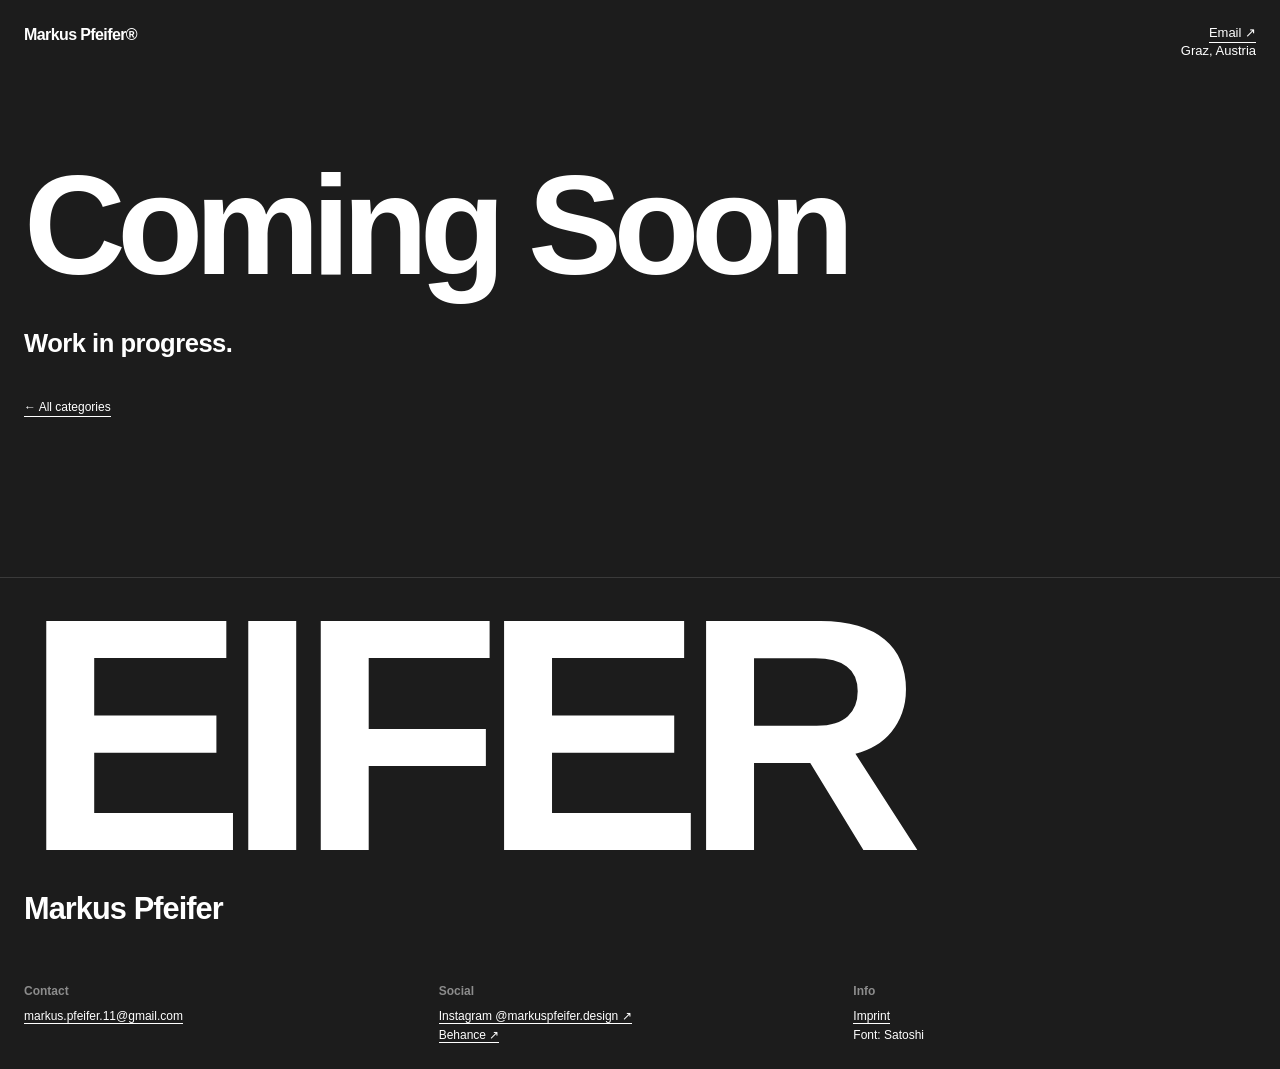
<file: coming-soon.html>
<!DOCTYPE html>
<html lang="en">
<head>
  <meta charset="UTF-8">
  <meta name="viewport" content="width=device-width, initial-scale=1.0">
  <title>Coming Soon — Markus Pfeifer</title>
  <link rel="preconnect" href="https://api.fontshare.com">
  <link rel="stylesheet" href="https://api.fontshare.com/v2/css?f[]=satoshi@400,500,700,900&display=swap">
  <link rel="stylesheet" href="style.css">
</head>
<body>

  <header>
    <a href="index.html" class="name">Markus Pfeifer®</a>
    <div class="contact">
      <a href="mailto:markus.pfeifer.11@gmail.com">Email ↗</a><br>
      Graz, Austria
    </div>
  </header>

  <section class="page">
    <h1>Coming Soon</h1>
    <p class="lead">Work in progress.</p>
    <a class="back" href="index.html">← All categories</a>
  </section>

  <footer>
    <div class="footer-big">EIFER</div>
    <p class="footer-person">Markus Pfeifer</p>

    <div class="footer-cols">
      <div>
        <h3>Contact</h3>
        <a href="mailto:markus.pfeifer.11@gmail.com">markus.pfeifer.11@gmail.com</a>
      </div>
      <div>
        <h3>Social</h3>
        <a href="https://www.instagram.com/markuspfeifer.design" target="_blank" rel="noopener">Instagram @markuspfeifer.design ↗</a><br>
        <a href="https://www.behance.net/markuspfeifer2" target="_blank" rel="noopener">Behance ↗</a>
      </div>
      <div>
        <h3>Info</h3>
        <a href="impressum.html">Imprint</a><br>
        Font: Satoshi
      </div>
    </div>
  </footer>

</body>
</html>
</file>
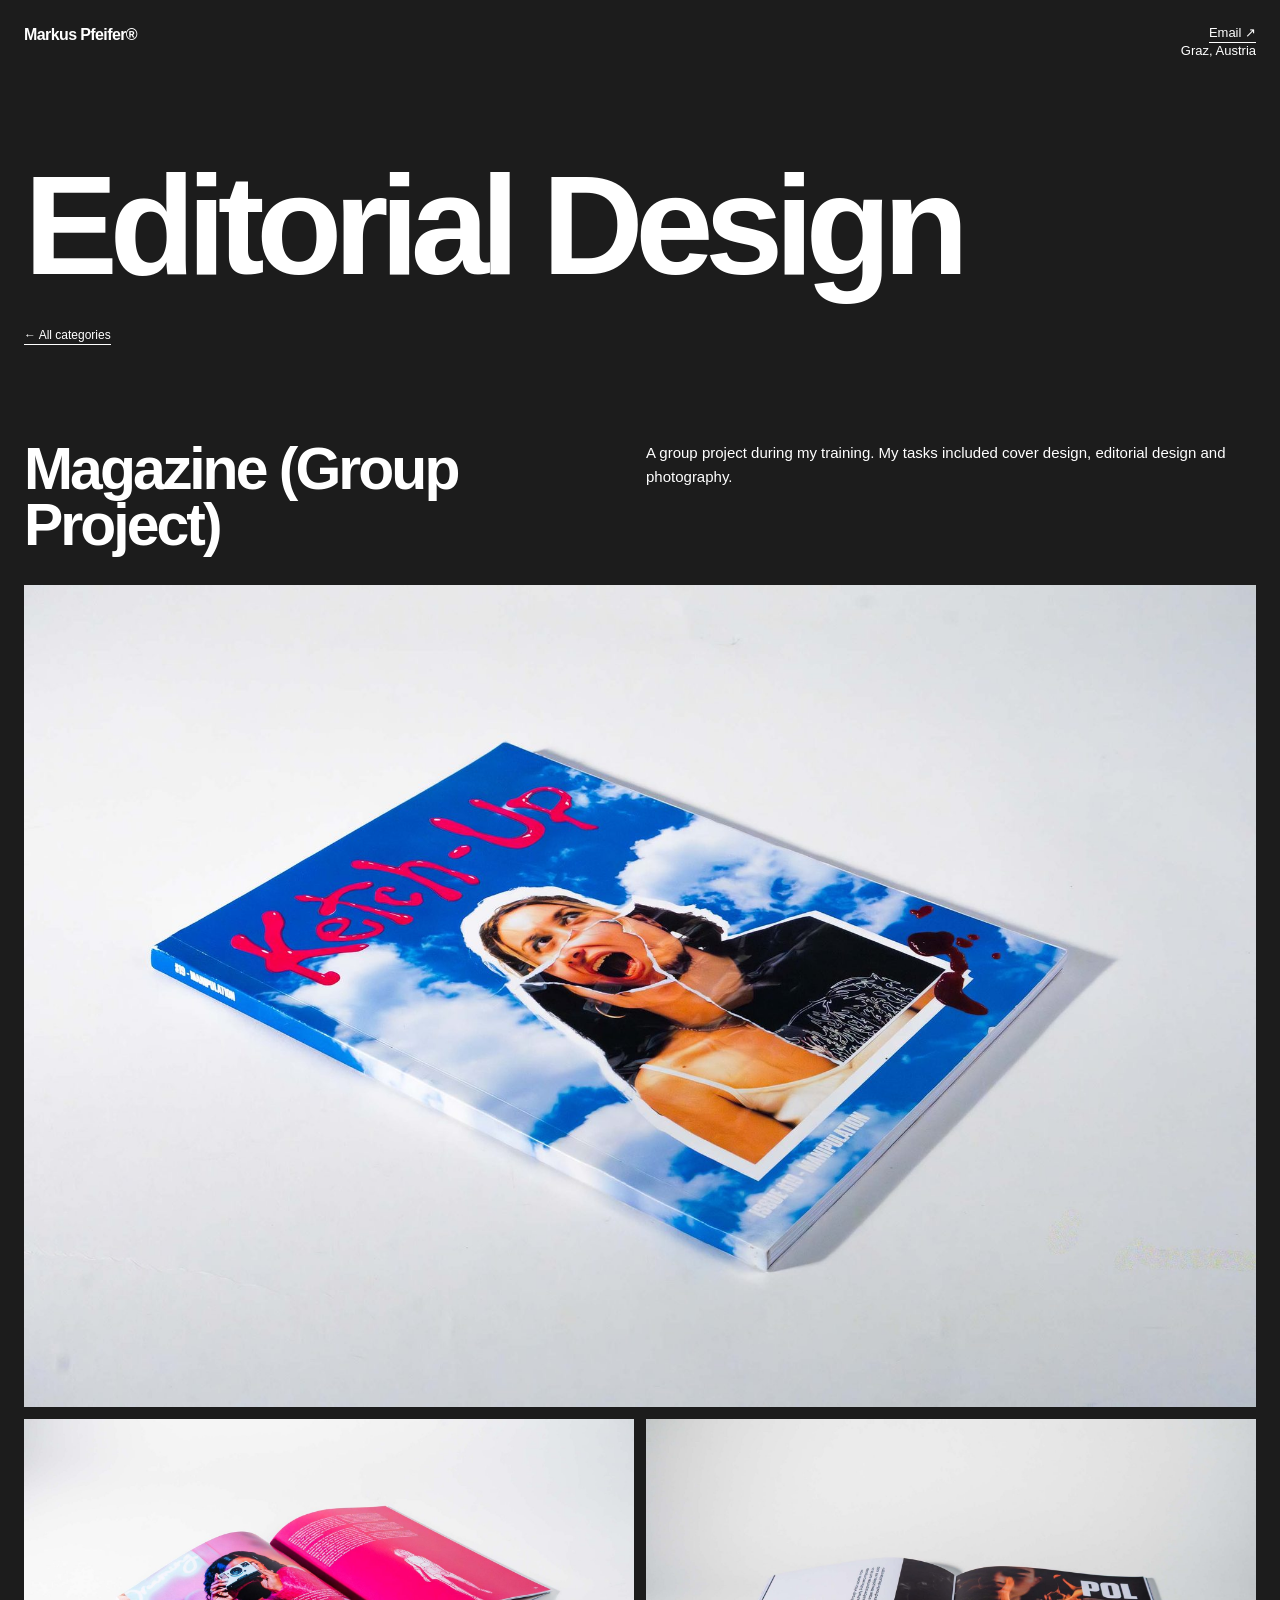
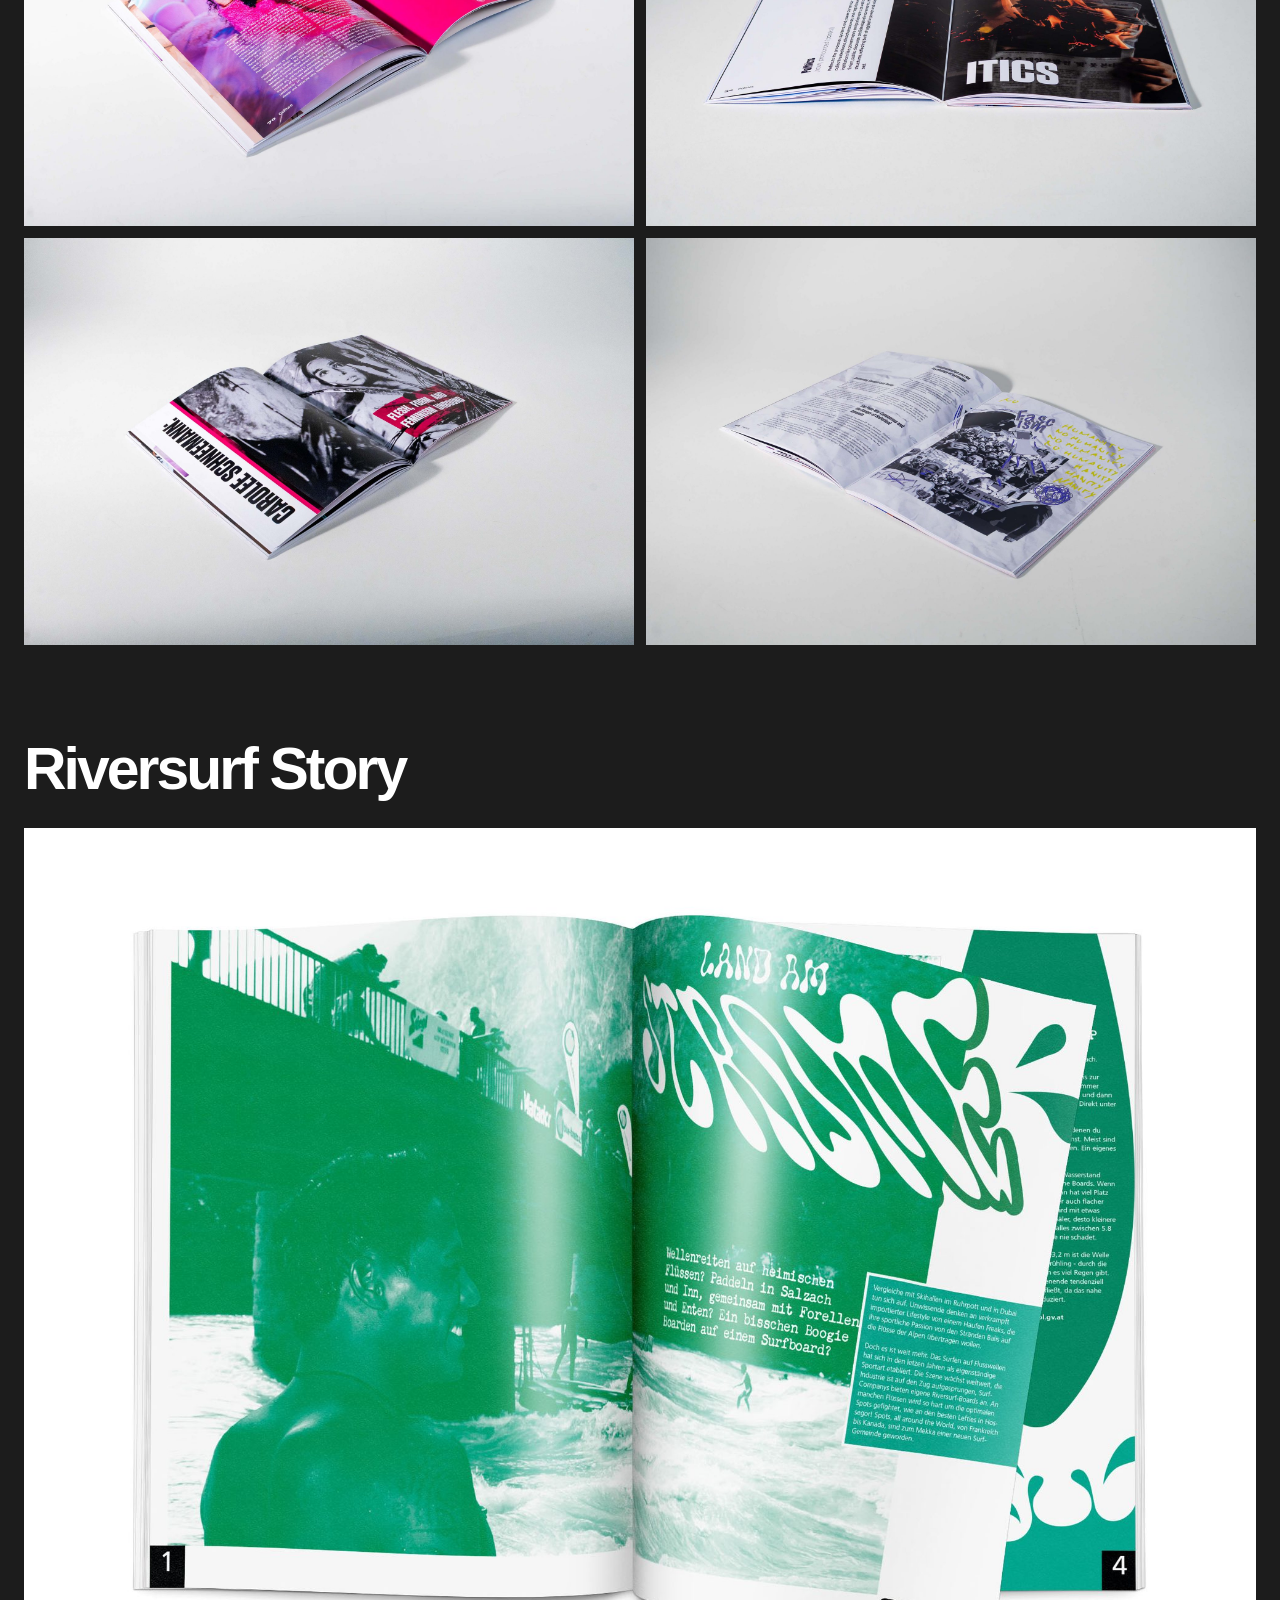
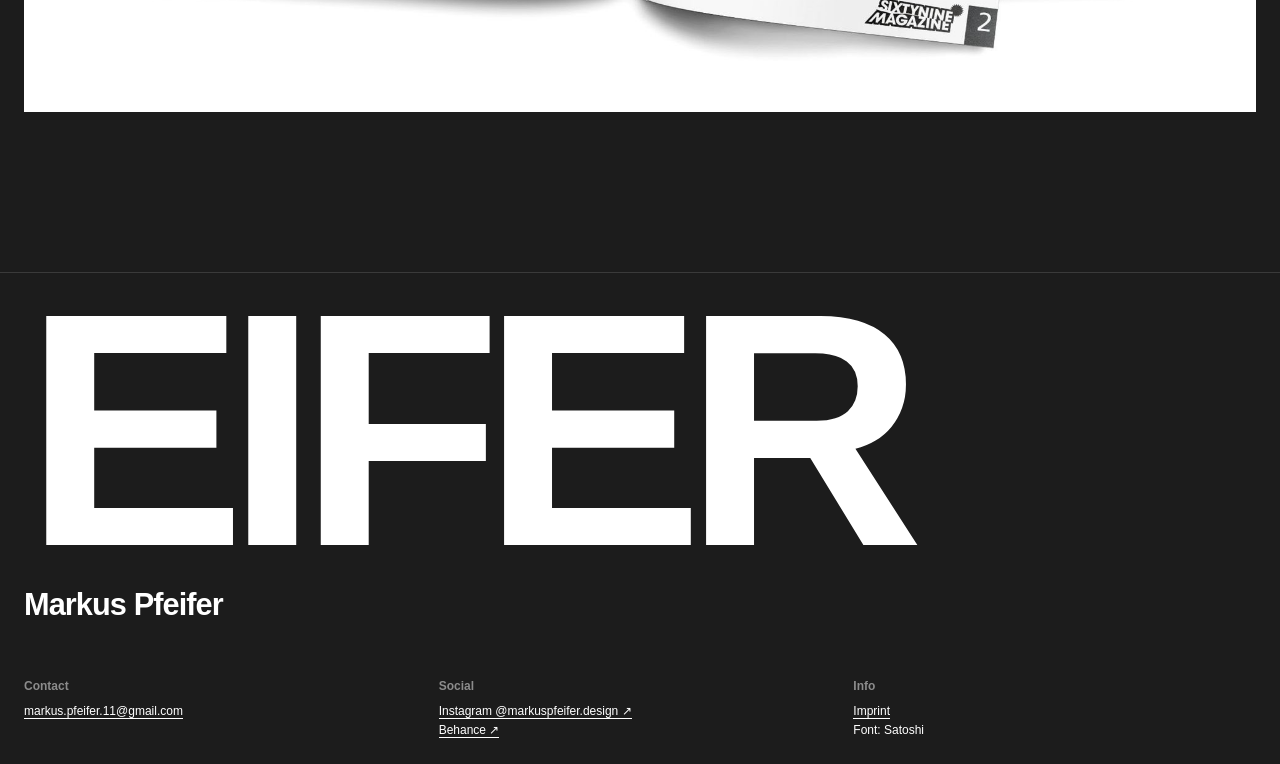
<file: editorial-design.html>
<!DOCTYPE html>
<html lang="en">
<head>
  <meta charset="UTF-8">
  <meta name="viewport" content="width=device-width, initial-scale=1.0">
  <title>Editorial Design — Markus Pfeifer</title>
  <meta name="description" content="Editorial design projects by Markus Pfeifer.">
  <link rel="preconnect" href="https://api.fontshare.com">
  <link rel="stylesheet" href="https://api.fontshare.com/v2/css?f[]=satoshi@400,500,700,900&display=swap">
  <link rel="stylesheet" href="style.css">
</head>
<body>

  <header>
    <a href="index.html" class="name">Markus Pfeifer®</a>
    <div class="contact">
      <a href="mailto:markus.pfeifer.11@gmail.com">Email ↗</a><br>
      Graz, Austria
    </div>
  </header>

  <section class="page">
    <h1>Editorial Design</h1>
    <a class="back" href="index.html">← All categories</a>
  </section>

  <section class="project-block">
    <div class="project-head">
      <h2>Magazine (Group Project)</h2>
      <div class="project-text">
        <p>A group project during my training. My tasks included cover design, editorial design and photography.</p>
      </div>
    </div>
    <div class="gallery">
      <figure class="wide"><img src="images/editorial-design/ketchup-cover.jpg" alt="Ketch-Up magazine – editorial design" width="2000" height="1334" loading="eager"></figure>
      <figure><img src="images/editorial-design/ketchup-1.jpg" alt="Ketch-Up magazine – editorial design" width="2000" height="1334" loading="lazy"></figure>
      <figure><img src="images/editorial-design/ketchup-2.jpg" alt="Ketch-Up magazine – editorial design" width="2000" height="1334" loading="lazy"></figure>
      <figure><img src="images/editorial-design/ketchup-3.jpg" alt="Ketch-Up magazine – editorial design" width="2000" height="1334" loading="lazy"></figure>
      <figure><img src="images/editorial-design/ketchup-4.jpg" alt="Ketch-Up magazine – editorial design" width="2000" height="1334" loading="lazy"></figure>
    </div>
  </section>
  <section class="project-block">
    <div class="project-head">
      <h2>Riversurf Story</h2>
      <div class="project-text">

      </div>
    </div>
    <div class="gallery">
      <figure class="wide"><img src="images/editorial-design/riversurf.jpg" alt="Riversurf Story – editorial spread" width="2000" height="1435" loading="eager"></figure>
    </div>
  </section>


  <footer>
    <div class="footer-big">EIFER</div>
    <p class="footer-person">Markus Pfeifer</p>

    <div class="footer-cols">
      <div>
        <h3>Contact</h3>
        <a href="mailto:markus.pfeifer.11@gmail.com">markus.pfeifer.11@gmail.com</a>
      </div>
      <div>
        <h3>Social</h3>
        <a href="https://www.instagram.com/markuspfeifer.design" target="_blank" rel="noopener">Instagram @markuspfeifer.design ↗</a><br>
        <a href="https://www.behance.net/markuspfeifer2" target="_blank" rel="noopener">Behance ↗</a>
      </div>
      <div>
        <h3>Info</h3>
        <a href="impressum.html">Imprint</a><br>
        Font: Satoshi
      </div>
    </div>
  </footer>

</body>
</html>
</file>
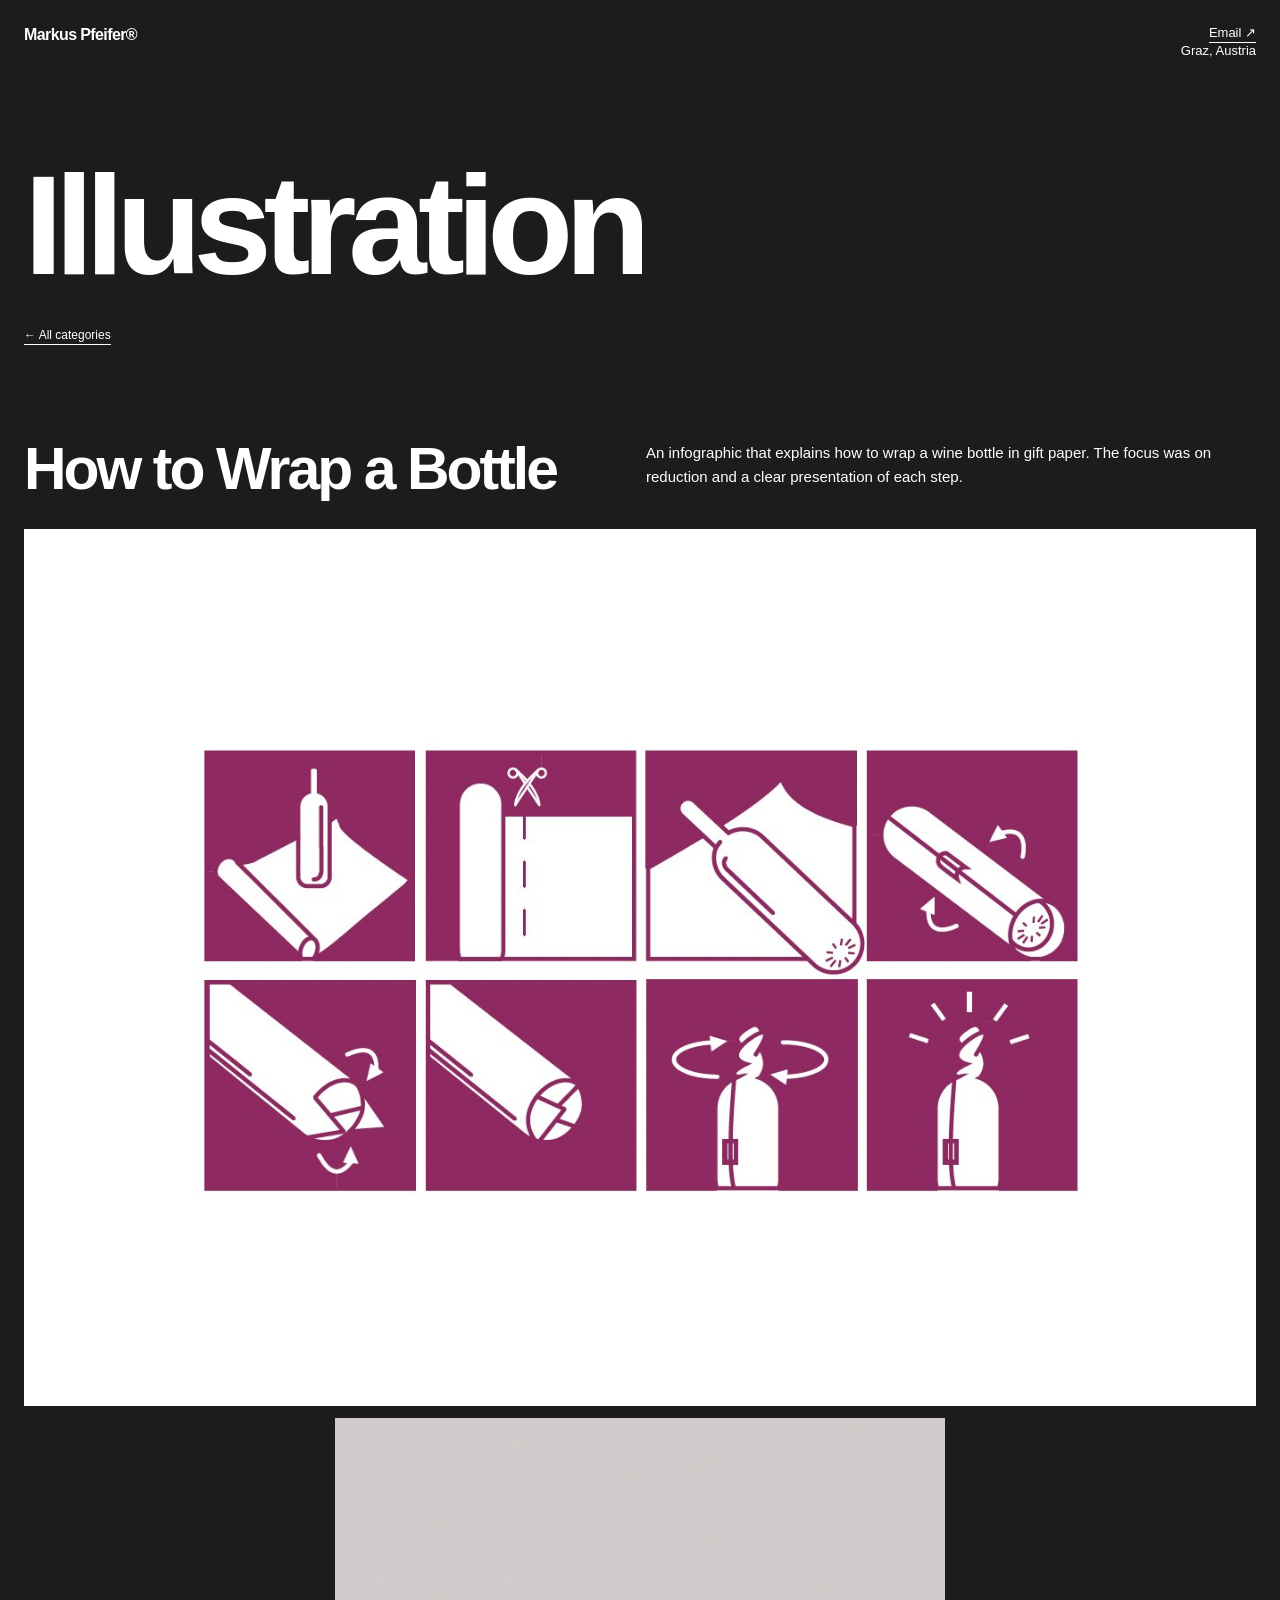
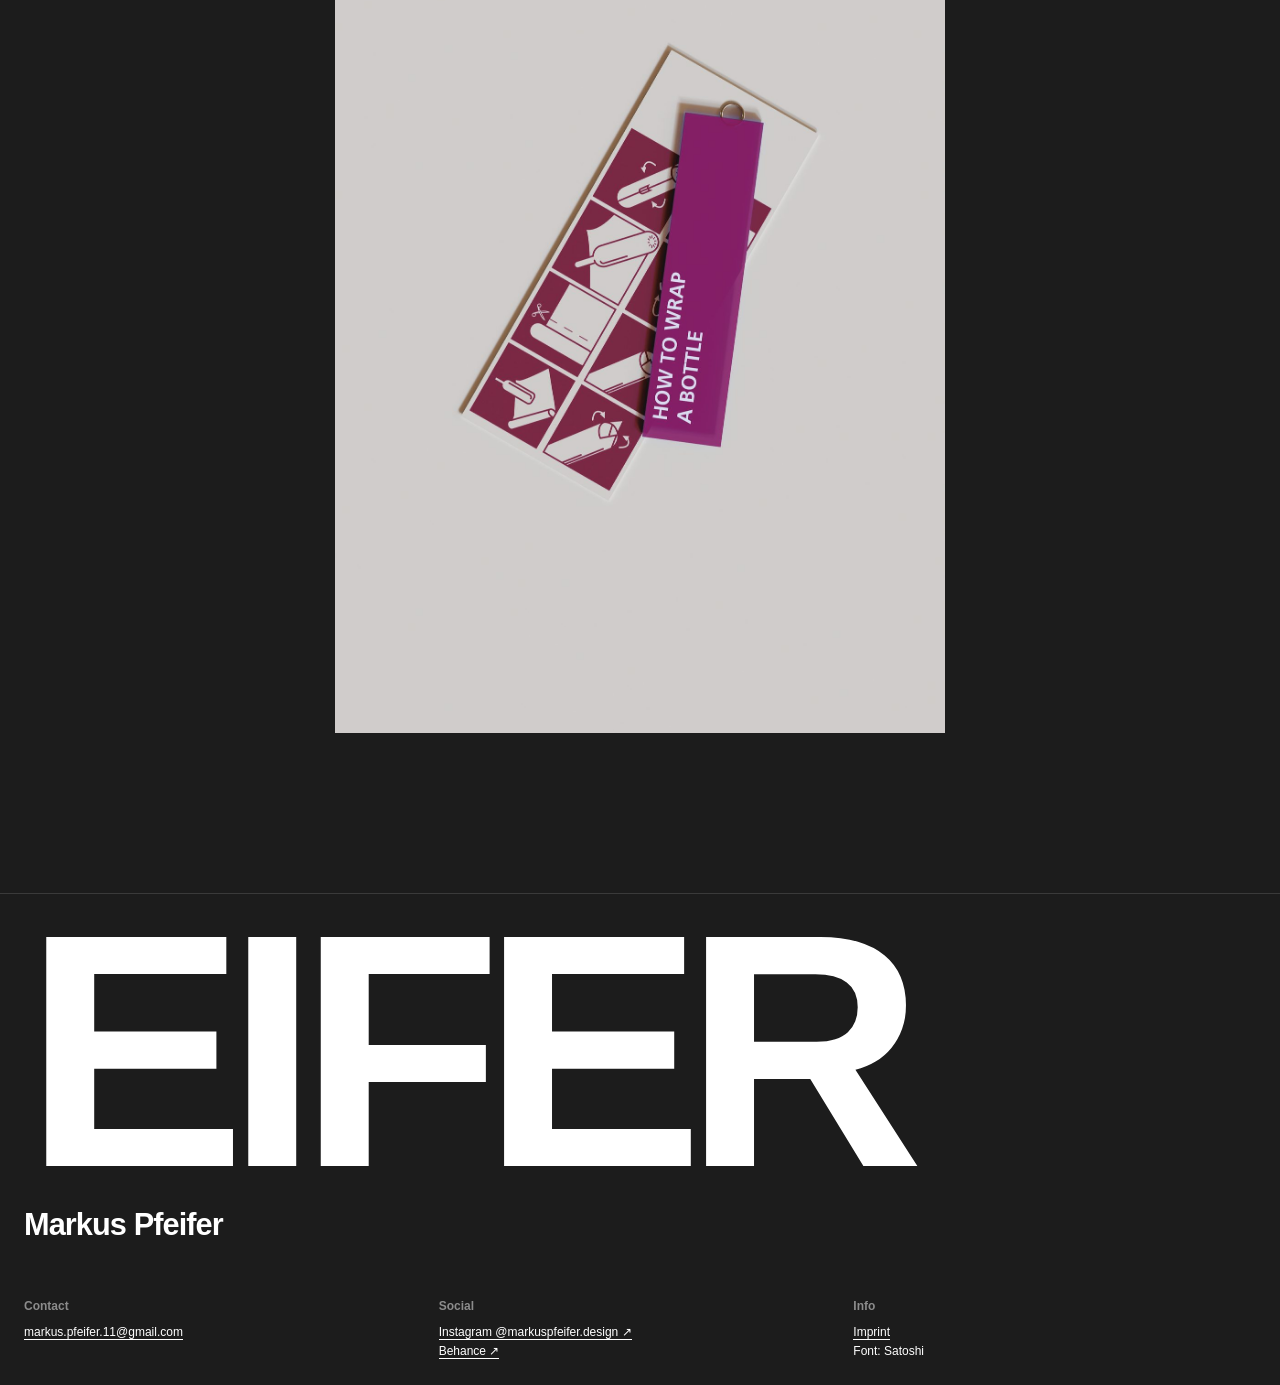
<file: illustration.html>
<!DOCTYPE html>
<html lang="en">
<head>
  <meta charset="UTF-8">
  <meta name="viewport" content="width=device-width, initial-scale=1.0">
  <title>Illustration — Markus Pfeifer</title>
  <meta name="description" content="Illustration and infographic by Markus Pfeifer.">
  <link rel="preconnect" href="https://api.fontshare.com">
  <link rel="stylesheet" href="https://api.fontshare.com/v2/css?f[]=satoshi@400,500,700,900&display=swap">
  <link rel="stylesheet" href="style.css">
</head>
<body>

  <header>
    <a href="index.html" class="name">Markus Pfeifer®</a>
    <div class="contact">
      <a href="mailto:markus.pfeifer.11@gmail.com">Email ↗</a><br>
      Graz, Austria
    </div>
  </header>

  <section class="page">
    <h1>Illustration</h1>
    <a class="back" href="index.html">← All categories</a>
  </section>

  <section class="project-block">
    <div class="project-head">
      <h2>How to Wrap a Bottle</h2>
      <div class="project-text">
        <p>An infographic that explains how to wrap a wine bottle in gift paper. The focus was on reduction and a clear presentation of each step.</p>
      </div>
    </div>
    <div class="gallery">
      <figure class="wide"><img src="images/illustration/bottle-steps.jpg" alt="How to Wrap a Bottle – infographic" width="1380" height="982" loading="eager"></figure>
      <figure class="center"><img src="images/illustration/bottle-tag.jpg" alt="How to Wrap a Bottle – infographic" width="1333" height="2000" loading="lazy"></figure>
    </div>
  </section>


  <footer>
    <div class="footer-big">EIFER</div>
    <p class="footer-person">Markus Pfeifer</p>

    <div class="footer-cols">
      <div>
        <h3>Contact</h3>
        <a href="mailto:markus.pfeifer.11@gmail.com">markus.pfeifer.11@gmail.com</a>
      </div>
      <div>
        <h3>Social</h3>
        <a href="https://www.instagram.com/markuspfeifer.design" target="_blank" rel="noopener">Instagram @markuspfeifer.design ↗</a><br>
        <a href="https://www.behance.net/markuspfeifer2" target="_blank" rel="noopener">Behance ↗</a>
      </div>
      <div>
        <h3>Info</h3>
        <a href="impressum.html">Imprint</a><br>
        Font: Satoshi
      </div>
    </div>
  </footer>

</body>
</html>
</file>
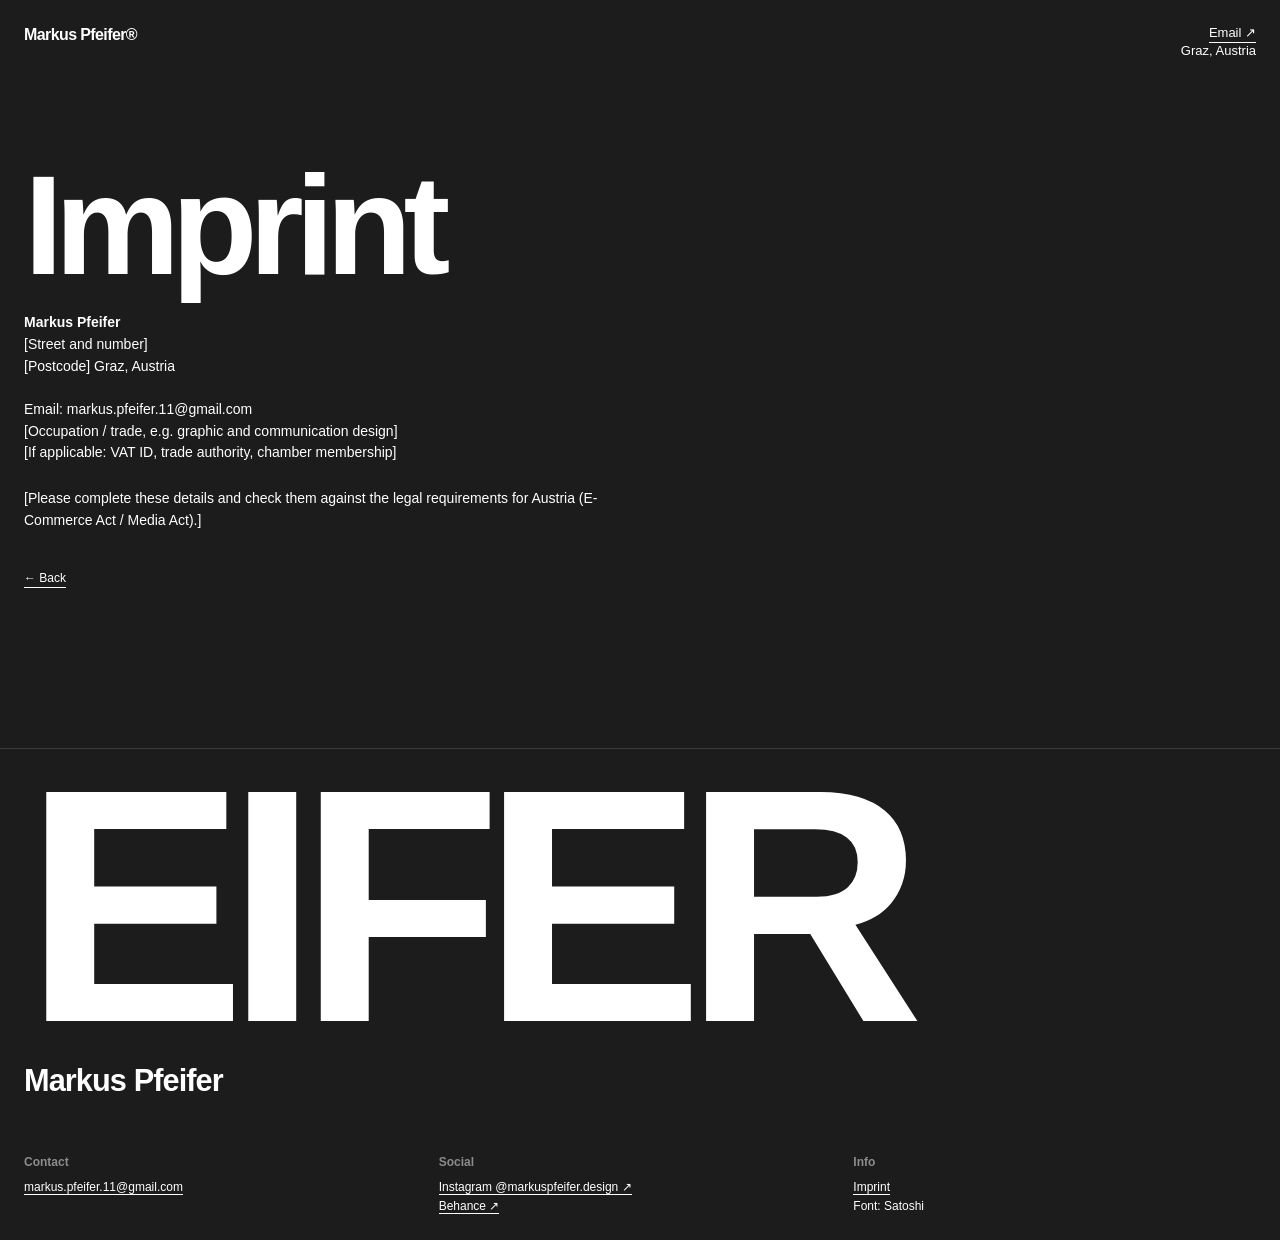
<file: impressum.html>
<!DOCTYPE html>
<html lang="en">
<head>
  <meta charset="UTF-8">
  <meta name="viewport" content="width=device-width, initial-scale=1.0">
  <title>Imprint — Markus Pfeifer</title>
  <meta name="robots" content="noindex">
  <link rel="preconnect" href="https://api.fontshare.com">
  <link rel="stylesheet" href="https://api.fontshare.com/v2/css?f[]=satoshi@400,500,700,900&display=swap">
  <link rel="stylesheet" href="style.css">
</head>
<body>

  <header>
    <a href="index.html" class="name">Markus Pfeifer®</a>
    <div class="contact">
      <a href="mailto:markus.pfeifer.11@gmail.com">Email ↗</a><br>
      Graz, Austria
    </div>
  </header>

  <section class="page">
    <h1>Imprint</h1>

    <p class="text">
      <strong>Markus Pfeifer</strong><br>
      [Street and number]<br>
      [Postcode] Graz, Austria<br><br>
      Email: <a href="mailto:markus.pfeifer.11@gmail.com">markus.pfeifer.11@gmail.com</a><br>
      [Occupation / trade, e.g. graphic and communication design]<br>
      [If applicable: VAT ID, trade authority, chamber membership]
    </p>

    <p class="text">
      [Please complete these details and check them against the legal requirements for Austria (E-Commerce Act / Media Act).]
    </p>

    <a class="back" href="index.html">← Back</a>
  </section>

  <footer>
    <div class="footer-big">EIFER</div>
    <p class="footer-person">Markus Pfeifer</p>
    <div class="footer-cols">
      <div>
        <h3>Contact</h3>
        <a href="mailto:markus.pfeifer.11@gmail.com">markus.pfeifer.11@gmail.com</a>
      </div>
      <div>
        <h3>Social</h3>
        <a href="https://www.instagram.com/markuspfeifer.design" target="_blank" rel="noopener">Instagram @markuspfeifer.design ↗</a><br>
        <a href="https://www.behance.net/markuspfeifer2" target="_blank" rel="noopener">Behance ↗</a>
      </div>
      <div>
        <h3>Info</h3>
        <a href="impressum.html">Imprint</a><br>
        Font: Satoshi
      </div>
    </div>
  </footer>

</body>
</html>
</file>
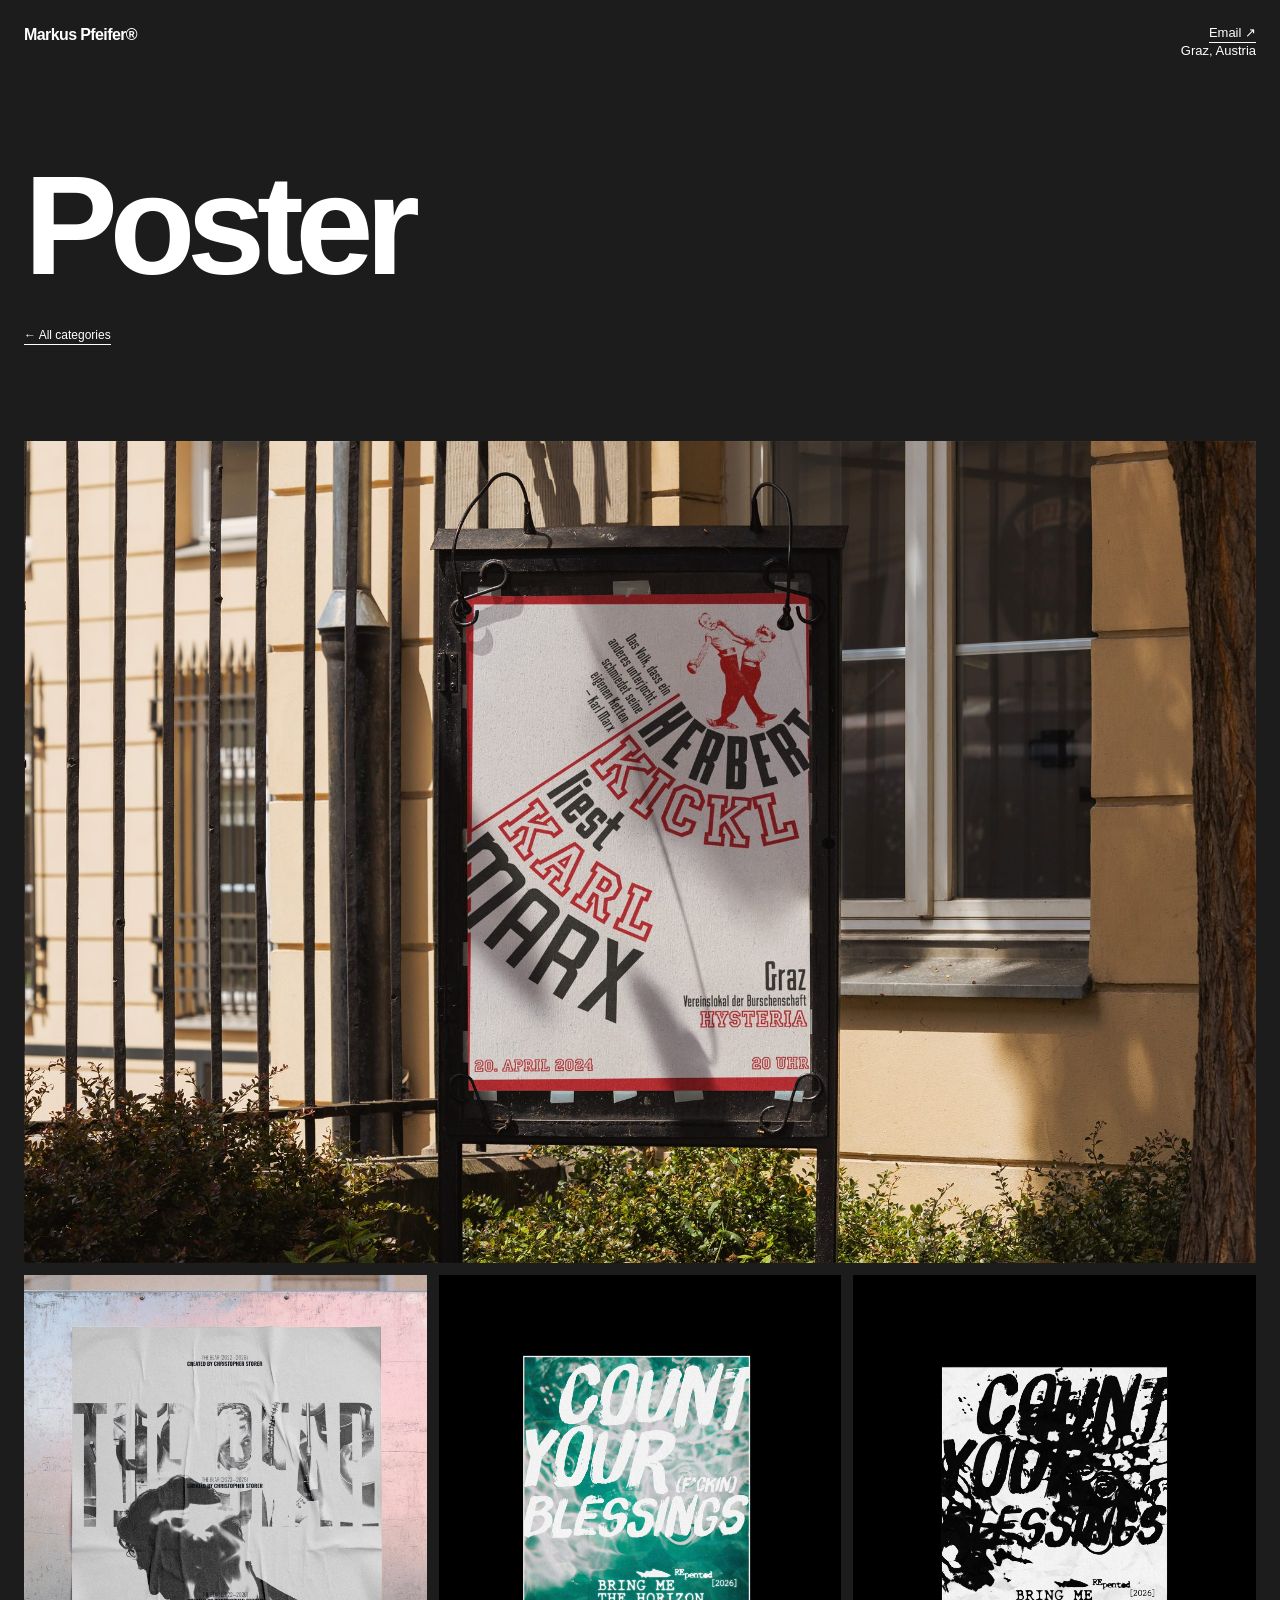
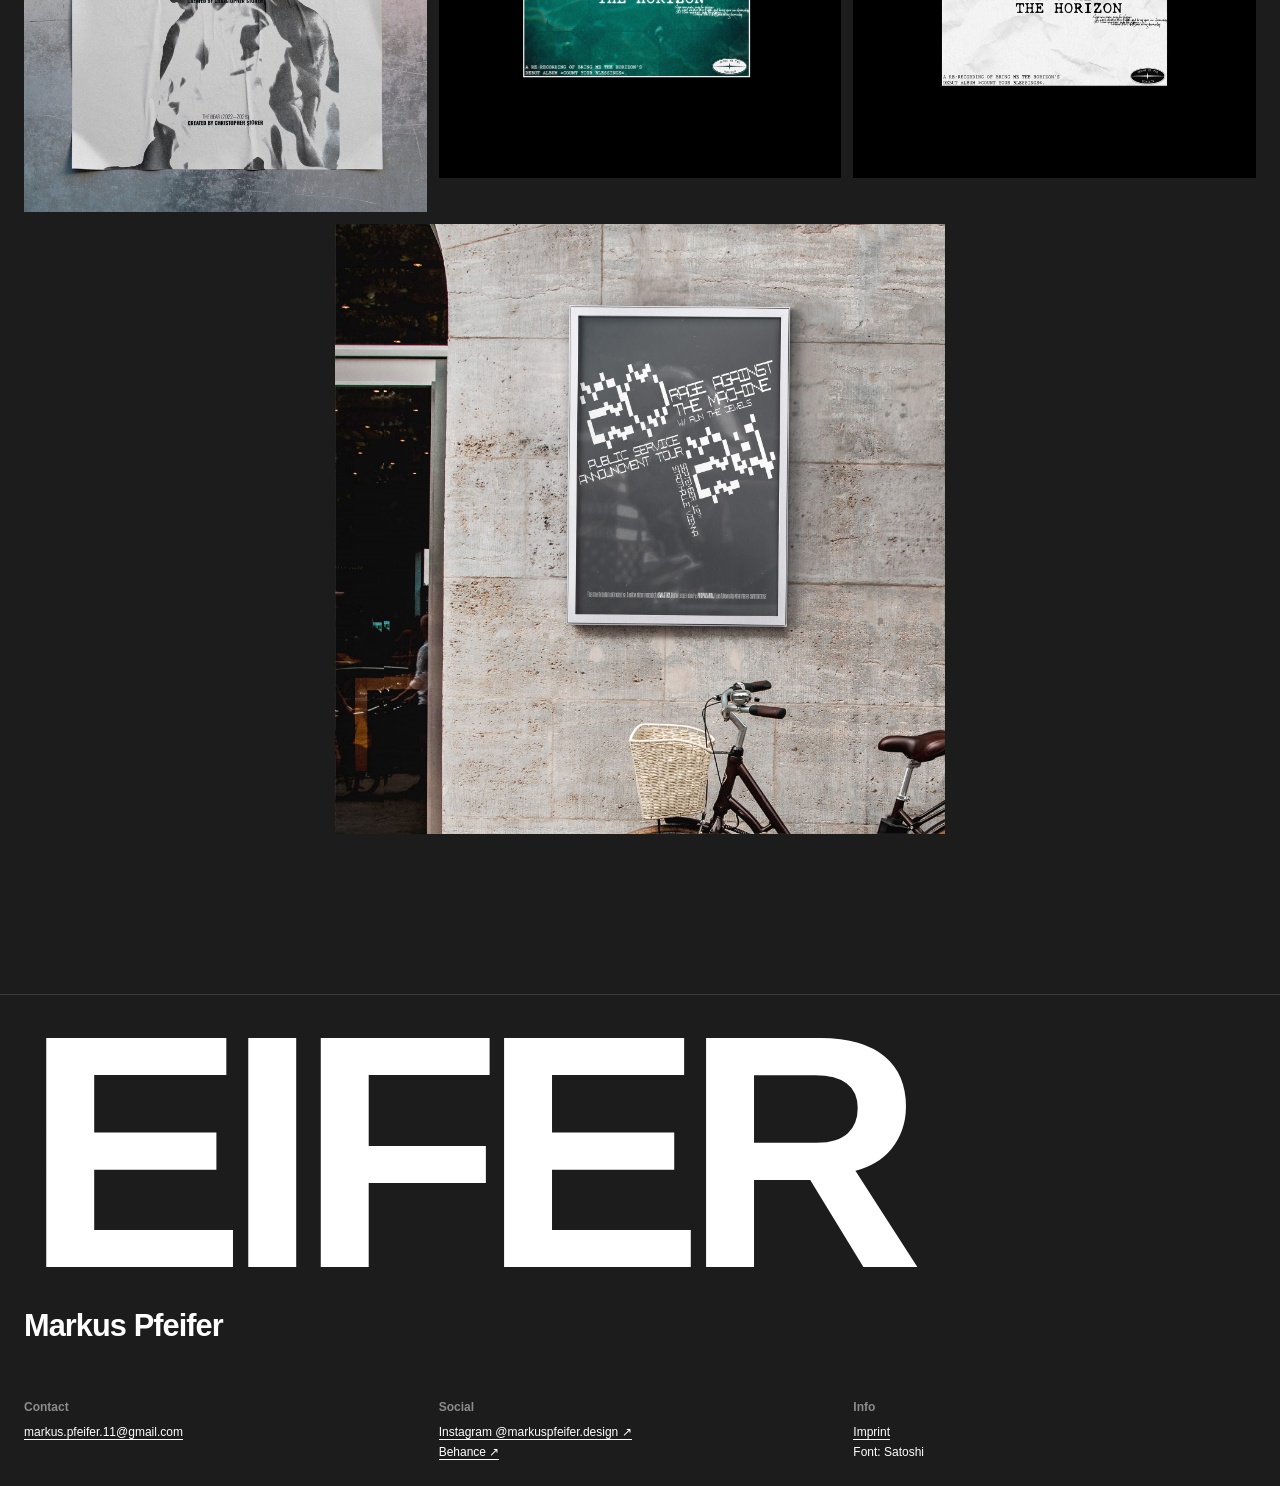
<file: poster.html>
<!DOCTYPE html>
<html lang="en">
<head>
  <meta charset="UTF-8">
  <meta name="viewport" content="width=device-width, initial-scale=1.0">
  <title>Poster — Markus Pfeifer</title>
  <meta name="description" content="Poster designs by Markus Pfeifer.">
  <link rel="preconnect" href="https://api.fontshare.com">
  <link rel="stylesheet" href="https://api.fontshare.com/v2/css?f[]=satoshi@400,500,700,900&display=swap">
  <link rel="stylesheet" href="style.css">
</head>
<body>

  <header>
    <a href="index.html" class="name">Markus Pfeifer®</a>
    <div class="contact">
      <a href="mailto:markus.pfeifer.11@gmail.com">Email ↗</a><br>
      Graz, Austria
    </div>
  </header>

  <section class="page">
    <h1>Poster</h1>
    <a class="back" href="index.html">← All categories</a>
  </section>

  <section class="project-block">
    <div class="gallery">
      <figure class="wide"><img src="images/poster/marx.jpg" alt="Poster design" width="2000" height="1334" loading="eager"></figure>
      <figure class="third"><img src="images/poster/bear.jpg" alt="Poster design" width="1500" height="2000" loading="lazy"></figure>
      <figure class="third"><img src="images/poster/cyb-1.jpg" alt="Poster design" width="1600" height="2000" loading="lazy"></figure>
      <figure class="third"><img src="images/poster/cyb-2.jpg" alt="Poster design" width="1600" height="2000" loading="lazy"></figure>
      <figure class="center"><img src="images/poster/rage.jpg" alt="Poster design" width="2000" height="2000" loading="lazy"></figure>
    </div>
  </section>


  <footer>
    <div class="footer-big">EIFER</div>
    <p class="footer-person">Markus Pfeifer</p>

    <div class="footer-cols">
      <div>
        <h3>Contact</h3>
        <a href="mailto:markus.pfeifer.11@gmail.com">markus.pfeifer.11@gmail.com</a>
      </div>
      <div>
        <h3>Social</h3>
        <a href="https://www.instagram.com/markuspfeifer.design" target="_blank" rel="noopener">Instagram @markuspfeifer.design ↗</a><br>
        <a href="https://www.behance.net/markuspfeifer2" target="_blank" rel="noopener">Behance ↗</a>
      </div>
      <div>
        <h3>Info</h3>
        <a href="impressum.html">Imprint</a><br>
        Font: Satoshi
      </div>
    </div>
  </footer>

</body>
</html>
</file>
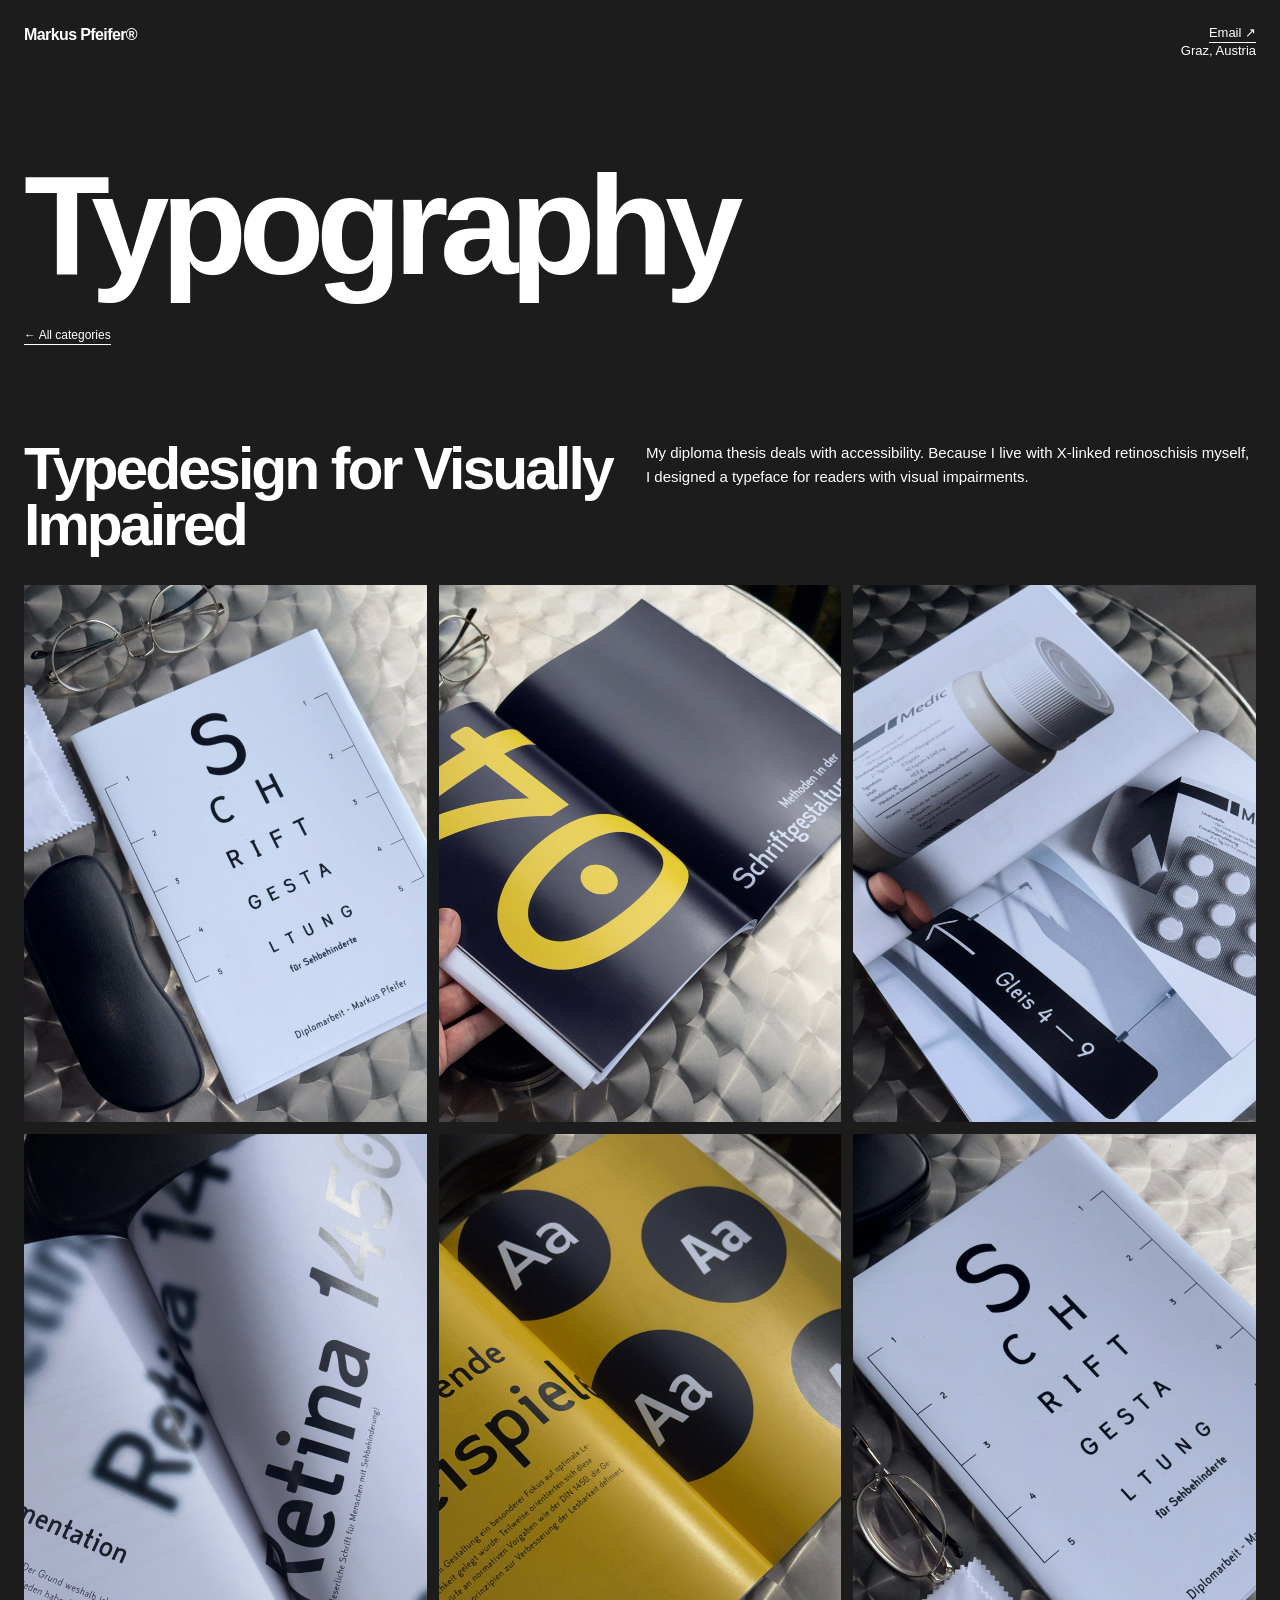
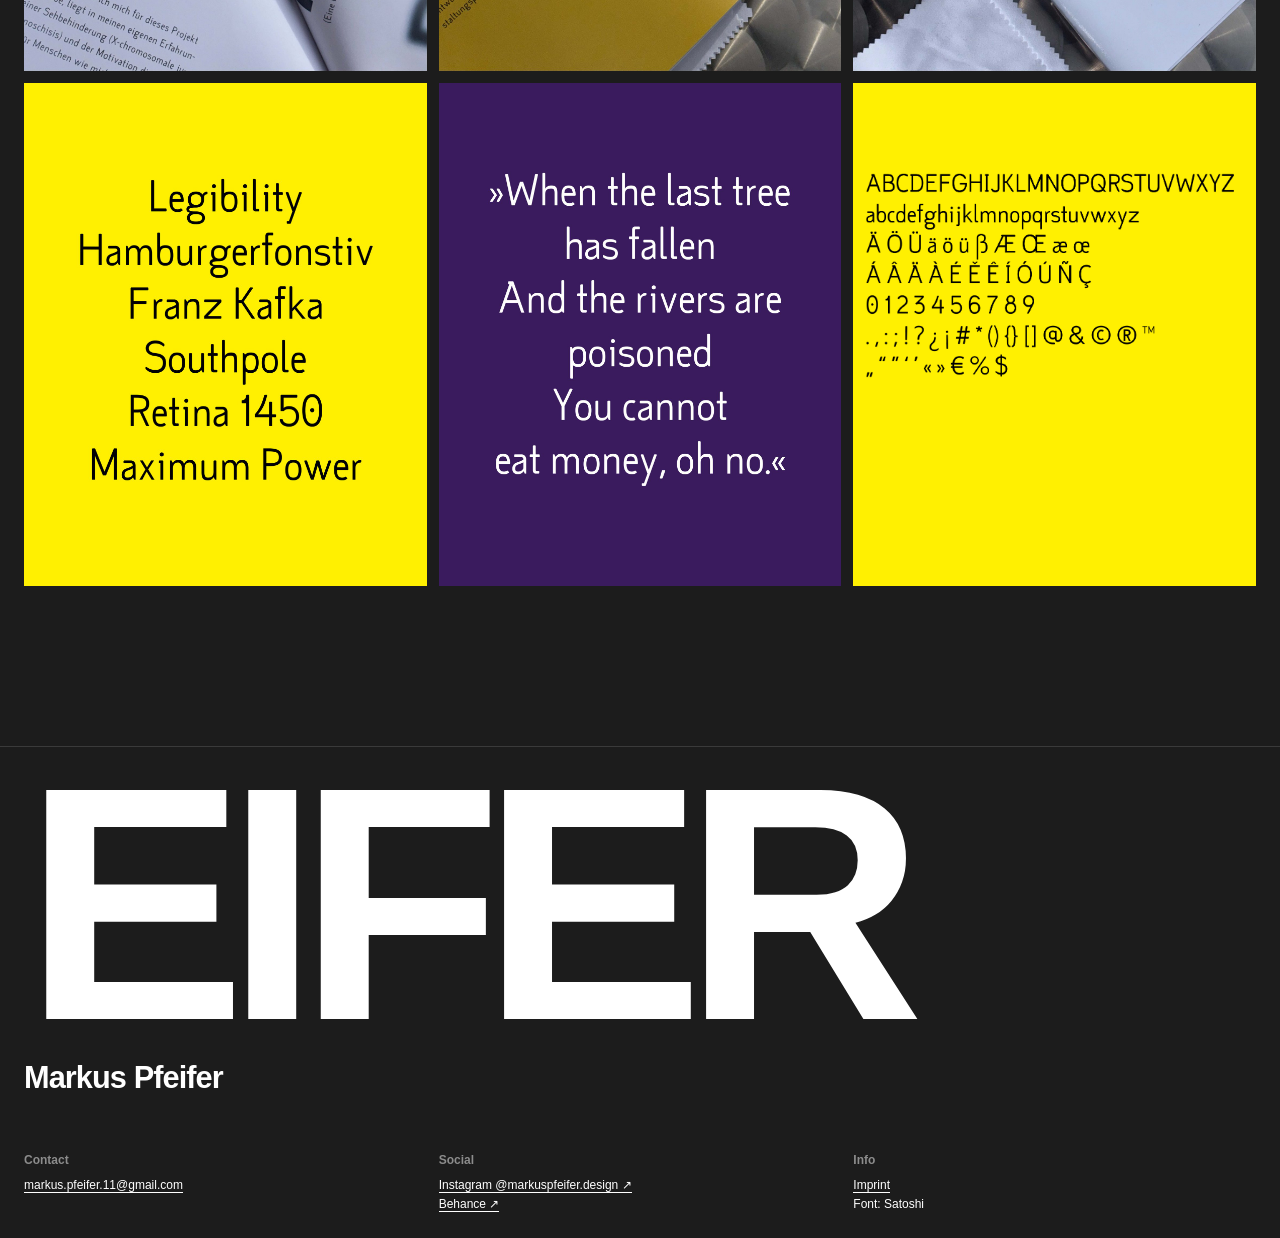
<file: typography.html>
<!DOCTYPE html>
<html lang="en">
<head>
  <meta charset="UTF-8">
  <meta name="viewport" content="width=device-width, initial-scale=1.0">
  <title>Typography — Markus Pfeifer</title>
  <meta name="description" content="Typography projects by Markus Pfeifer.">
  <link rel="preconnect" href="https://api.fontshare.com">
  <link rel="stylesheet" href="https://api.fontshare.com/v2/css?f[]=satoshi@400,500,700,900&display=swap">
  <link rel="stylesheet" href="style.css">
</head>
<body>

  <header>
    <a href="index.html" class="name">Markus Pfeifer®</a>
    <div class="contact">
      <a href="mailto:markus.pfeifer.11@gmail.com">Email ↗</a><br>
      Graz, Austria
    </div>
  </header>

  <section class="page">
    <h1>Typography</h1>
    <a class="back" href="index.html">← All categories</a>
  </section>

  <section class="project-block">
    <div class="project-head">
      <h2>Typedesign for Visually Impaired</h2>
      <div class="project-text">
        <p>My diploma thesis deals with accessibility. Because I live with X-linked retinoschisis myself, I designed a typeface for readers with visual impairments.</p>
      </div>
    </div>
    <div class="gallery">
      <figure class="third"><img src="images/typography/type-01.jpg" alt="Typedesign for visually impaired – diploma thesis" width="1500" height="2000" loading="eager"></figure>
      <figure class="third"><img src="images/typography/type-02.jpg" alt="Typedesign for visually impaired – diploma thesis" width="1500" height="2000" loading="lazy"></figure>
      <figure class="third"><img src="images/typography/type-03.jpg" alt="Typedesign for visually impaired – diploma thesis" width="1500" height="2000" loading="lazy"></figure>
      <figure class="third"><img src="images/typography/type-04.jpg" alt="Typedesign for visually impaired – diploma thesis" width="1500" height="2000" loading="lazy"></figure>
      <figure class="third"><img src="images/typography/type-05.jpg" alt="Typedesign for visually impaired – diploma thesis" width="1500" height="2000" loading="lazy"></figure>
      <figure class="third"><img src="images/typography/type-06.jpg" alt="Typedesign for visually impaired – diploma thesis" width="1500" height="2000" loading="lazy"></figure>
      <figure class="third"><img src="images/typography/font-01.jpg" alt="Typedesign for visually impaired – diploma thesis" width="1600" height="2000" loading="lazy"></figure>
      <figure class="third"><img src="images/typography/font-02.jpg" alt="Typedesign for visually impaired – diploma thesis" width="1600" height="2000" loading="lazy"></figure>
      <figure class="third"><img src="images/typography/font-03.jpg" alt="Typedesign for visually impaired – diploma thesis" width="1600" height="2000" loading="lazy"></figure>
    </div>
  </section>


  <footer>
    <div class="footer-big">EIFER</div>
    <p class="footer-person">Markus Pfeifer</p>

    <div class="footer-cols">
      <div>
        <h3>Contact</h3>
        <a href="mailto:markus.pfeifer.11@gmail.com">markus.pfeifer.11@gmail.com</a>
      </div>
      <div>
        <h3>Social</h3>
        <a href="https://www.instagram.com/markuspfeifer.design" target="_blank" rel="noopener">Instagram @markuspfeifer.design ↗</a><br>
        <a href="https://www.behance.net/markuspfeifer2" target="_blank" rel="noopener">Behance ↗</a>
      </div>
      <div>
        <h3>Info</h3>
        <a href="impressum.html">Imprint</a><br>
        Font: Satoshi
      </div>
    </div>
  </footer>

</body>
</html>
</file>
<file: style.css>
/* RESET */
* { margin: 0; padding: 0; box-sizing: border-box; }

:root {
  --bg: #1c1c1c;
  --fg: #ffffff;
  --grey: #8c8c8c;
  --line: #3a3a3a;
  --gap: 12px;
  --margin: 24px;
}

html { scroll-behavior: smooth; }

body {
  background: var(--bg);
  color: var(--fg);
  font-family: "Satoshi", sans-serif;
  -webkit-font-smoothing: antialiased;
}

a { color: inherit; text-decoration: none; }
a:focus-visible { outline: 2px solid var(--fg); outline-offset: 3px; }

/* HEADER */
header {
  padding: var(--margin);
  display: flex;
  justify-content: space-between;
  align-items: flex-start;
  font-size: 13px;
  line-height: 1.4;
}
.name { font-size: 16px; font-weight: 700; letter-spacing: -0.6px; }
.contact { text-align: right; }
.contact a { border-bottom: 1px solid var(--fg); padding-bottom: 2px; }

/* INTRO */
.intro { position: relative; padding: 100px var(--margin) 80px; overflow-x: clip; }

/* Metal-Logo hinter dem Text */
.hero-logo {
  position: absolute;
  top: -50px;
  left: -2vw;
  width: min(82vw, 1300px);
  height: auto;
  z-index: 0;
  pointer-events: none;
  user-select: none;
}
.hero, .intro .lead { position: relative; z-index: 1; }

.hero {
  display: flex;
  flex-wrap: wrap;
  align-items: flex-start;
  gap: 16px 32px;
}

.intro h1 {
  font-size: clamp(64px, 14.5vw, 240px);
  line-height: 0.82;
  letter-spacing: -0.06em;
  font-weight: 900;
}
.intro h1 .dim { color: #5a5a5a; }

.definition {
  max-width: 280px;
  font-size: 13px;
  line-height: 1.4;
}
.definition em { font-style: italic; color: var(--grey); }
.definition strong { font-weight: 700; }
.definition abbr { text-decoration: underline dotted; text-underline-offset: 2px; }
.definition abbr em { color: var(--fg); }
.definition .meaning {
  margin-top: 8px;
  font-size: 15px;
}

.intro .lead {
  margin-top: 56px;
  max-width: 880px;
  font-size: clamp(18px, 2.1vw, 30px);
  line-height: 1.25;
  letter-spacing: -0.02em;
  font-weight: 700;
}
.intro .lead a { border-bottom: 2px solid var(--fg); }
.intro .lead a:hover { color: var(--grey); border-color: var(--grey); }

/* PORTFOLIO GRID */
.portfolio {
  padding: 0 var(--margin);
  display: grid;
  grid-template-columns: repeat(12, minmax(0, 1fr));
  gap: 64px var(--gap);
}
.project { min-width: 0; }

.project-image {
  position: relative;
  overflow: hidden;
  background: #2a2a2a;
  aspect-ratio: 4 / 5;
}
.project.landscape .project-image { aspect-ratio: 16 / 10; }
.project.square .project-image { aspect-ratio: 1 / 1; }

.project-image img {
  position: absolute;
  inset: 0;
  width: 100%;
  height: 100%;
  display: block;
  object-fit: cover;
  transition: opacity 0.5s ease;
}
.project-image .alt { opacity: 0; }
.project-image.placeholder { display: flex; align-items: center; justify-content: center; font-size: 13px; color: var(--grey); }
.project a:hover .alt,
.project a:focus-visible .alt { opacity: 1; }

.project-info {
  display: flex;
  justify-content: space-between;
  gap: 12px;
  padding-top: 10px;
  font-size: 12px;
  line-height: 1.4;
}
.project-title { font-weight: 700; }
.project-arrow { color: var(--grey); }

/* ASYMMETRIC SWISS GRID (4 Kategorien) */
.project:nth-child(1) { grid-column: 1 / 8; }
.project:nth-child(2) { grid-column: 9 / 13; margin-top: 180px; }
.project:nth-child(3) { grid-column: 2 / 7; }
.project:nth-child(4) { grid-column: 8 / 13; margin-top: 100px; }
.project:nth-child(5) { grid-column: 1 / 6; }
.project:nth-child(6) { grid-column: 7 / 13; margin-top: 140px; }

/* SUBPAGES */
.page.about { padding-top: 24px; }
.portrait { display: block; width: 100%; height: auto; max-height: 85vh; object-fit: cover; object-position: 60% 40%; background: #2a2a2a; }
.page.about .lead { margin-top: 40px; }
.page { padding: 80px var(--margin) 0; }
.page h1 {
  font-size: clamp(48px, 11vw, 170px);
  line-height: 0.88;
  letter-spacing: -0.06em;
  font-weight: 900;
}
.page .lead {
  margin-top: 40px;
  max-width: 760px;
  font-size: clamp(18px, 2vw, 28px);
  line-height: 1.25;
  letter-spacing: -0.02em;
  font-weight: 700;
}
.page .text {
  margin-top: 24px;
  max-width: 620px;
  font-size: 14px;
  line-height: 1.55;
}
.page .back { display: inline-block; margin-top: 40px; font-size: 12px; border-bottom: 1px solid var(--fg); padding-bottom: 2px; }

.info-grid {
  margin-top: 72px;
  display: grid;
  grid-template-columns: repeat(12, minmax(0, 1fr));
  gap: 32px var(--gap);
  font-size: 13px;
  line-height: 1.6;
}
.info-grid .col { grid-column: span 4; }
.info-grid h2 {
  font-size: 12px;
  font-weight: 700;
  color: var(--grey);
  margin-bottom: 8px;
}
.info-grid a { border-bottom: 1px solid var(--fg); }

.gallery {
  padding: 0 var(--margin);
  display: grid;
  grid-template-columns: repeat(12, minmax(0, 1fr));
  gap: var(--gap);
  align-items: start;
}
.gallery figure { grid-column: span 6; }
.gallery figure.wide { grid-column: span 12; }
.gallery figure.third { grid-column: span 4; }
.gallery figure.two-thirds { grid-column: span 8; }
.gallery figure.center { grid-column: 4 / span 6; }
.gallery img { width: 100%; height: auto; display: block; background: #2a2a2a; }

/* PROJECT BLOCKS */
.project-block { margin-top: 96px; }
.project-block:first-of-type { margin-top: 64px; }
.project-head {
  padding: 0 var(--margin);
  margin-bottom: 32px;
  display: grid;
  grid-template-columns: repeat(12, minmax(0, 1fr));
  gap: 24px var(--gap);
}
.project-head h2 {
  grid-column: 1 / 7;
  font-size: clamp(32px, 4.6vw, 72px);
  line-height: 0.95;
  letter-spacing: -0.05em;
  font-weight: 900;
}
.project-text {
  grid-column: 7 / 13;
  max-width: 620px;
  font-size: 15px;
  line-height: 1.55;
}
.project-text p + p { margin-top: 1em; }
.project-text .kicker { font-size: 12px; font-weight: 700; letter-spacing: 0.08em; color: var(--grey); }
.project-text .tagline { margin-top: 6px; font-size: clamp(20px, 2vw, 28px); line-height: 1.15; letter-spacing: -0.03em; font-weight: 700; }
.project-text .meta { margin-top: 14px; margin-bottom: 22px; font-size: 13px; color: var(--grey); }
.project-block .gallery { margin-top: 0; }

/* FOOTER */
footer {
  margin-top: 160px;
  padding: 24px;
  border-top: 1px solid var(--line);
  font-size: 12px;
  line-height: 1.6;
}
.footer-big {
  font-size: clamp(80px, 26vw, 400px);
  line-height: 0.8;
  letter-spacing: -0.06em;
  font-weight: 900;
}
.footer-person {
  margin-top: 16px;
  font-size: clamp(18px, 2.4vw, 32px);
  letter-spacing: -0.03em;
  font-weight: 700;
}
.footer-cols {
  margin-top: 48px;
  display: grid;
  grid-template-columns: repeat(12, minmax(0, 1fr));
  gap: 24px var(--gap);
}
.footer-cols > div { grid-column: span 4; }
.footer-cols h3 { font-size: 12px; font-weight: 700; color: var(--grey); margin-bottom: 6px; }
.footer-cols a { border-bottom: 1px solid var(--fg); }
.footer-cols .soon { color: var(--grey); }

/* MOBILE */
@media (max-width: 700px) {
  :root { --margin: 16px; }
  header { font-size: 11px; }
  .name { font-size: 14px; }

  .intro { padding-top: 70px; padding-bottom: 60px; }
  .intro .lead { margin-top: 36px; }
  .hero-logo { width: 110vw; left: -5vw; top: 40px; opacity: 0.7; }

  .portfolio { grid-template-columns: repeat(6, minmax(0, 1fr)); gap: 44px var(--gap); }
  .project:nth-child(1) { grid-column: 1 / 7; }
  .project:nth-child(2) { grid-column: 2 / 7; margin-top: 0; }
  .project:nth-child(3) { grid-column: 1 / 6; }
  .project:nth-child(4) { grid-column: 2 / 7; margin-top: 0; }
  .project:nth-child(5) { grid-column: 1 / 6; }
  .project:nth-child(6) { grid-column: 2 / 7; margin-top: 0; }
  
  .info-grid .col { grid-column: span 12; }
  .gallery figure, .gallery figure.wide, .gallery figure.third, .gallery figure.two-thirds, .gallery figure.center { grid-column: 1 / -1; }
  .project-block { margin-top: 64px; }
  .project-head h2, .project-text { grid-column: 1 / -1; }

  footer { margin-top: 100px; padding: 20px 16px; }
  .footer-cols > div { grid-column: span 12; }
}

/* Touch-Geräte: kein Hover, daher kein Bildwechsel */
@media (hover: none) {
  .project-image .alt { display: none; }
}

@media (prefers-reduced-motion: reduce) {
  *, *::before, *::after {
    scroll-behavior: auto !important;
    transition: none !important;
  }
}
</file>
